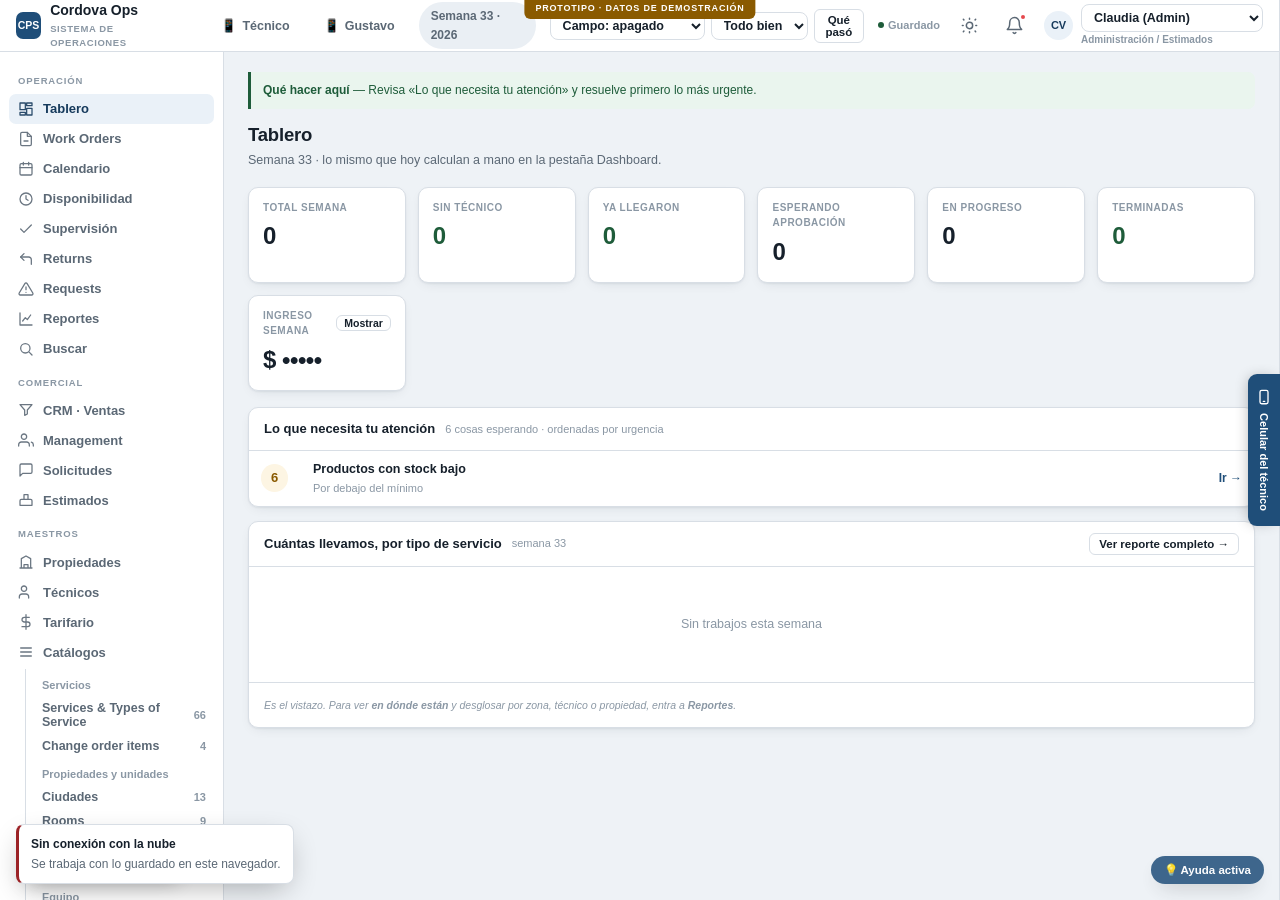
<file: index.html>
<!DOCTYPE html>
<html lang="es">
<head>
<meta charset="utf-8">
<meta name="viewport" content="width=device-width, initial-scale=1">
<title>Cordova Ops — Prototipo del sistema web</title>
<script>try{var t=localStorage.getItem("cps_tema");if(t==="light"||t==="dark")document.documentElement.dataset.theme=t;}catch(e){}</script>
<link rel="stylesheet" href="css/estilos.css">
<link rel="stylesheet" href="css/crm.css">
</head>
<body>
<div class="flag">Prototipo · datos de demostración</div>
<div class="app">
  <div class="top">
    <div class="brand"><div class="m">CPS</div><div>Cordova Ops<small>Sistema de operaciones</small></div></div>
    <div class="sp"></div>
    <button class="camp camp-cel" data-a="verTecnicoCel" title="Abrir el celular del técnico (desde cualquier pantalla)">📱 <span>Técnico</span></button>
    <button class="camp camp-cel" data-a="verGustavoCel" title="Abrir el celular de Gustavo (supervisor)">📱 <span>Gustavo</span></button>
    <div class="chip" id="wkChip"></div>
    <div class="campo-auto" id="campoAutoBox"></div>
    <span id="guardadoBadge" class="guardado-badge" title="Se guarda automáticamente en este navegador">Guardado</span>
    <button class="camp" data-a="temaToggle" id="temaBtn" title="Tema"></button>
    <button class="camp" data-a="campana" title="Avisos">
      <svg viewBox="0 0 24 24" fill="none" stroke="currentColor" stroke-width="1.9" stroke-linecap="round" stroke-linejoin="round"><path d="M18 8A6 6 0 1 0 6 8c0 7-3 9-3 9h18s-3-2-3-9M13.7 21a2 2 0 0 1-3.4 0"/></svg>
      <span class="pt" id="campBadge" style="display:none"></span></button>
    <div class="panel-avisos" id="panelAvisos"></div>
    <div style="display:flex;align-items:center;gap:8px">
      <div class="av" id="av"></div>
      <div><select class="usr" id="usel"></select><div class="rol" id="rtag"></div></div>
    </div>
  </div>
  <div class="body"><nav class="side" id="side"></nav><main class="main" id="main"></main></div>
</div>
<aside class="drw"><div class="drwi">
  <div class="drwh"><div class="av" style="background:var(--verde-cl);color:var(--verde)" id="favi">DR</div>
    <div style="min-width:0"><div class="t" id="fanm">Celular del técnico</div><div class="s" id="fasu">PWA en campo</div></div>
    <div class="celsel" id="celsel"></div>
    <button class="x" data-a="pcl">×</button></div>
  <div class="drws"><div class="fon"><div class="fsc">
    <div class="notch"></div>
    <div class="sb"><span id="fclk">9:41</span><span>▮▮▮ ▓</span></div>
    <div class="fb" id="fbody"></div><div class="fn" id="fnav"></div>
    <div id="fsheet"></div>
  </div></div></div>
  <div class="drwf">Lo que se toca aquí cambia la web al instante →</div>
</div></aside>
<button class="ptab" data-a="pop">
  <svg class="ic" viewBox="0 0 24 24" fill="none" stroke="currentColor" stroke-width="2" stroke-linecap="round"><rect x="6" y="2" width="12" height="20" rx="2.5"/><path d="M11 18.5h2"/></svg>
  <span class="vt">Celular del técnico</span></button>
<div class="toasts" id="toasts"></div><div id="mroot"></div><div id="coachBox"></div><div id="ayudaVBox"></div>

<script src="js/catalogos.js"></script>
<script src="js/datos.js"></script>
<script src="js/helpers.js"></script>
<script src="js/render-core.js"></script>
<script src="js/celular-tecnico.js"></script>
<script src="js/celular-supervisor.js"></script>
<script src="js/vistas/nucleo.js"></script>
<script src="js/vistas/wo.js"></script>
<script src="js/vistas/catalogos-crud.js"></script>
<script src="js/vistas/comercial.js"></script>
<script src="js/vistas/nomina-facturacion.js"></script>
<script src="js/vistas/finanzas.js"></script>
<script src="js/vistas/reportes.js"></script>
<script src="js/vistas/acciones-supervisor.js"></script>
<script src="js/vistas/crm.js"></script>
<script src="js/acciones/nucleo.js"></script>
<script src="js/acciones/wo.js"></script>
<script src="js/acciones/catalogos-crud.js"></script>
<script src="js/acciones/comercial.js"></script>
<script src="js/acciones/nomina-facturacion.js"></script>
<script src="js/acciones/finanzas.js"></script>
<script src="js/acciones/reportes.js"></script>
<script src="js/acciones/acciones-tecnico.js"></script>
<script src="js/acciones/acciones-supervisor.js"></script>
<script src="js/vigencia.js"></script>
<script src="js/campo-auto.js"></script>
<script src="js/nube.js"></script>
<script src="js/bootstrap.js"></script>
</body>
</html>
</file>
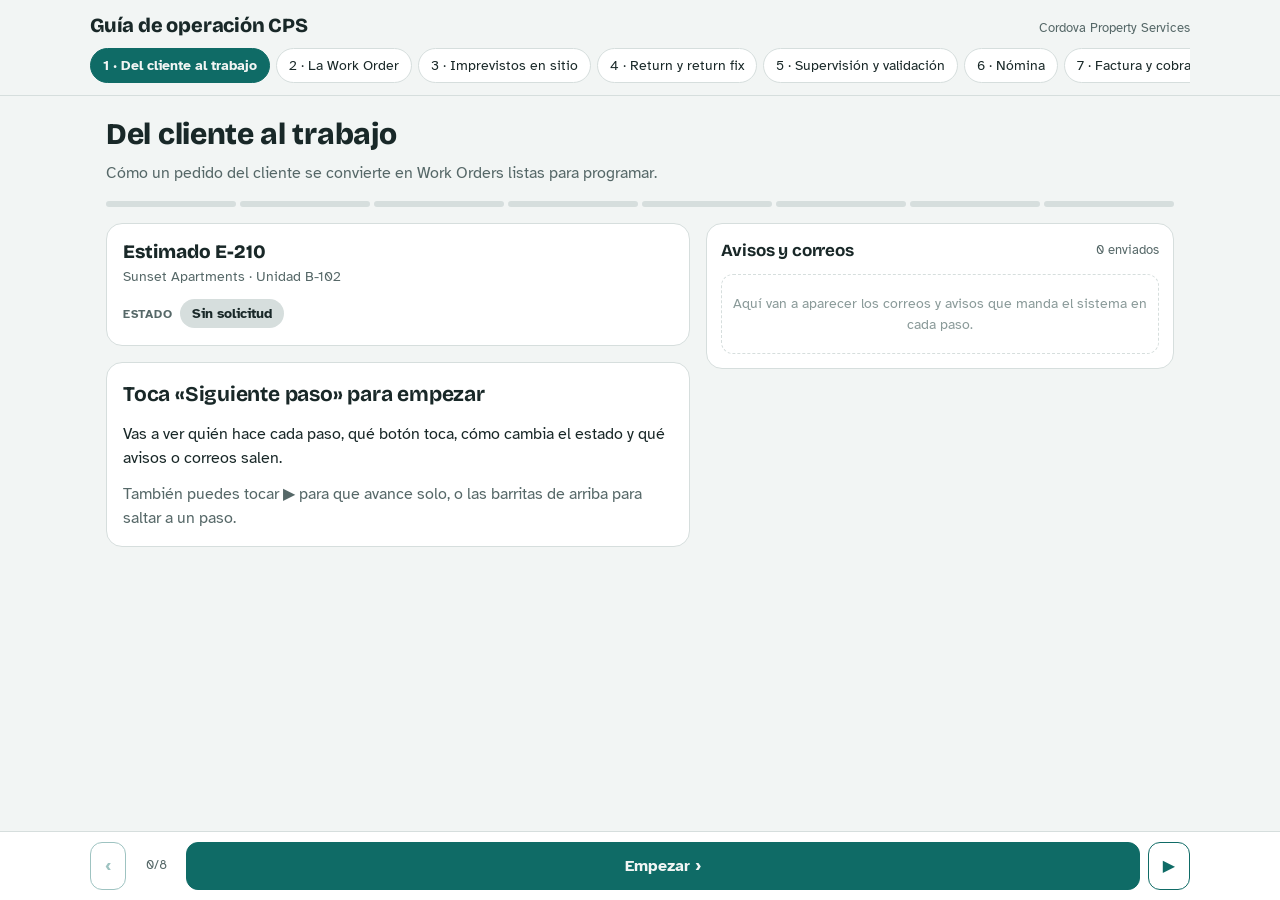
<file: guia.html>
<!doctype html>
<html lang="es">
<head>
<meta charset="utf-8">
<meta name="viewport" content="width=device-width,initial-scale=1,viewport-fit=cover">
<title>Guía de operación CPS</title>
<link rel="stylesheet" href="https://fonts.googleapis.com/css2?family=Bricolage+Grotesque:opsz,wght@12..96,600;12..96,800&family=Atkinson+Hyperlegible:wght@400;700&display=swap">
<style>
/* Layout: phone-first. A sticky header with the flow picker, then a "work order card" that animates between states,
   the step explanation, and a simulated inbox that fills as the flow advances. Two columns on desktop. */
:root{
  --bg:#f2f5f4; --card:#ffffff; --ink:#192828; --soft:#566868; --faint:#8a9a99; --line:#d6dedd;
  --accent:#0f6b66; --accent-cl:#dcefed;
  --red:#a8322d; --red-cl:#f8e3e1; --blue:#2a5a9e; --blue-cl:#e1ebf8; --green:#2e7a43; --green-cl:#e0f1e5;
  --amber:#8a5a00; --amber-cl:#f8ecd2; --violet:#5b3a8a; --violet-cl:#ece4f6;
  --f-disp:"Bricolage Grotesque","Segoe UI",system-ui,sans-serif;
  --f-body:"Atkinson Hyperlegible","Segoe UI",system-ui,sans-serif;
  color-scheme:light;
}
@media (prefers-color-scheme:dark){:root{
  --bg:#111919; --card:#1a2424; --ink:#e6eeec; --soft:#a1b2b0; --faint:#71817f; --line:#2e3c3c;
  --accent:#4fbcb3; --accent-cl:#173634;
  --red:#ef8a83; --red-cl:#3a1f1d; --blue:#8db4ef; --blue-cl:#1c2a40; --green:#7fd398; --green-cl:#18311f;
  --amber:#e5b65b; --amber-cl:#352a12; --violet:#c3a5ef; --violet-cl:#2b2240; color-scheme:dark}}
*{box-sizing:border-box}
html,body{margin:0}
body{background:var(--bg);color:var(--ink);font-family:var(--f-body);font-size:16px;line-height:1.5;-webkit-text-size-adjust:100%}
.pad{padding-left:max(16px,env(safe-area-inset-left));padding-right:max(16px,env(safe-area-inset-right))}
h1,h2,h3{font-family:var(--f-disp);margin:0;text-wrap:balance;letter-spacing:-.01em}
button{font:inherit;color:inherit}
button:focus-visible,select:focus-visible{outline:3px solid var(--accent);outline-offset:2px}

header.top{position:sticky;top:0;z-index:20;background:var(--bg);border-bottom:1px solid var(--line);padding-top:max(10px,env(safe-area-inset-top));padding-bottom:10px}
.top-in{max-width:1100px;margin:0 auto;display:flex;flex-direction:column;gap:8px}
.brand{display:flex;justify-content:space-between;align-items:baseline;gap:10px}
.brand h1{font-size:20px;font-weight:800}
.brand span{font-size:12.5px;color:var(--soft)}
.flows{display:flex;gap:6px;overflow-x:auto;scrollbar-width:none;padding-bottom:2px}
.flows::-webkit-scrollbar{display:none}
.flow{flex:0 0 auto;border:1.5px solid var(--line);background:var(--card);border-radius:99px;padding:6px 12px;font-size:14px;cursor:pointer;white-space:nowrap}
.flow[aria-pressed="true"]{background:var(--accent);border-color:var(--accent);color:var(--bg);font-weight:700}

main{max-width:1100px;margin:0 auto;padding-top:16px;padding-bottom:max(110px,calc(env(safe-area-inset-bottom) + 100px));display:flex;flex-direction:column;gap:16px}
.intro{display:flex;flex-direction:column;gap:4px}
.intro h2{font-size:clamp(22px,4.5vw,30px);font-weight:800}
.intro p{margin:0;color:var(--soft);max-width:65ch}
.grid{display:grid;grid-template-columns:minmax(0,1.25fr) minmax(0,1fr);gap:16px;align-items:start}

/* stepper */
.steps{display:flex;gap:4px}
.dot{flex:1;height:6px;border-radius:9px;background:var(--line);border:0;padding:0;cursor:pointer;transition:background .25s}
.dot.done{background:var(--accent)}
.dot.cur{background:var(--accent);box-shadow:0 0 0 2px var(--accent-cl)}

/* object card */
.obj{background:var(--card);border:1px solid var(--line);border-radius:16px;padding:14px 16px;display:flex;flex-direction:column;gap:10px}
.obj-h{display:flex;justify-content:space-between;align-items:center;gap:10px}
.obj-id{font-family:var(--f-disp);font-weight:800;font-size:19px}
.obj-sub{font-size:13.5px;color:var(--soft)}
.trans{display:flex;align-items:center;gap:8px;flex-wrap:wrap;min-height:34px}
.st{display:inline-flex;align-items:center;font-weight:700;font-size:14px;border-radius:99px;padding:4px 12px;white-space:nowrap}
.st.old{opacity:.55;text-decoration:line-through}
.arrow{color:var(--faint);font-weight:700}
.st.new{animation:pop .5s ease}
@keyframes pop{0%{transform:scale(.7);opacity:0}70%{transform:scale(1.08);opacity:1}100%{transform:scale(1)}}
.t-g{background:var(--line);color:var(--ink)} .t-a{background:var(--amber-cl);color:var(--amber)} .t-m{background:var(--violet-cl);color:var(--violet)}
.t-v{background:var(--green-cl);color:var(--green)} .t-r{background:var(--red-cl);color:var(--red)} .t-b{background:var(--blue-cl);color:var(--blue)} .t-w{background:var(--amber-cl);color:var(--amber)}
.marks{display:flex;gap:6px;flex-wrap:wrap}
.mark{font-size:12px;border:1px solid var(--line);border-radius:99px;padding:2px 9px;color:var(--soft)}
.mark.on{border-color:var(--green);color:var(--green);font-weight:700}

/* step card */
.step{background:var(--card);border:1px solid var(--line);border-radius:16px;padding:16px;display:flex;flex-direction:column;gap:12px}
.step-top{display:flex;align-items:center;gap:10px}
.av{width:40px;height:40px;border-radius:50%;display:grid;place-items:center;font-weight:800;font-size:14px;flex:0 0 auto;color:#fff}
.who b{display:block;font-size:15px}
.who span{font-size:12.5px;color:var(--soft)}
.step h3{font-size:21px;font-weight:700}
.step p{margin:0}
.btnsim{align-self:flex-start;border:0;border-radius:10px;padding:9px 14px;font-weight:700;background:var(--accent);color:var(--bg);cursor:pointer;box-shadow:0 2px 0 var(--accent-cl)}
.btnsim:active{transform:translateY(1px)}
.btnsim.pressed{animation:press .5s}
@keyframes press{50%{transform:scale(.94)}}
.why{background:var(--accent-cl);border-radius:12px;padding:10px 12px;font-size:14.5px}
.why b{display:block;font-size:12px;text-transform:uppercase;letter-spacing:.06em;color:var(--accent)}
.rule{background:var(--amber-cl);border-radius:12px;padding:10px 12px;font-size:14.5px}
.rule b{color:var(--amber)}

/* inbox */
.inbox{background:var(--card);border:1px solid var(--line);border-radius:16px;padding:14px;display:flex;flex-direction:column;gap:10px}
.inbox-h{display:flex;justify-content:space-between;align-items:center}
.inbox-h h3{font-size:17px}
.cnt{font-size:12.5px;color:var(--soft)}
.msgs{display:flex;flex-direction:column;gap:8px;max-height:420px;overflow-y:auto}
.msg{border:1px solid var(--line);border-radius:12px;padding:10px 12px;display:flex;flex-direction:column;gap:3px;font-size:14px}
.msg.fresh{animation:slide .45s ease;border-color:var(--accent)}
@keyframes slide{from{transform:translateY(-10px);opacity:0}to{transform:none;opacity:1}}
.msg-h{display:flex;justify-content:space-between;gap:8px;align-items:center}
.kind{font-size:11.5px;font-weight:700;text-transform:uppercase;letter-spacing:.06em;padding:1px 8px;border-radius:99px}
.k-mail{background:var(--blue-cl);color:var(--blue)} .k-noti{background:var(--violet-cl);color:var(--violet)} .k-alert{background:var(--red-cl);color:var(--red)}
.to{font-size:12.5px;color:var(--soft)}
.msg b.sub{font-size:14.5px}
.msg .body{color:var(--soft)}
.empty{color:var(--faint);font-size:14px;text-align:center;padding:18px 6px;border:1px dashed var(--line);border-radius:12px}

/* bottom bar */
.bar{position:fixed;left:0;right:0;bottom:0;z-index:20;background:var(--card);border-top:1px solid var(--line);padding-top:10px;padding-bottom:max(10px,env(safe-area-inset-bottom))}
.bar-in{max-width:1100px;margin:0 auto;display:flex;gap:8px;align-items:center}
.nb{border:1.5px solid var(--accent);background:var(--card);color:var(--accent);border-radius:12px;padding:11px 14px;font-weight:700;cursor:pointer}
.nb.p{background:var(--accent);color:var(--bg);flex:1}
.nb:disabled{opacity:.4;cursor:default}
.pos{font-size:13px;color:var(--soft);font-variant-numeric:tabular-nums;min-width:44px;text-align:center}

/* states map */
.map{background:var(--card);border:1px solid var(--line);border-radius:16px;padding:16px;display:flex;flex-direction:column;gap:12px}
.map h3{font-size:19px}
.lane{display:flex;flex-wrap:wrap;gap:6px;align-items:center}
.lane .arrow{font-size:14px}
.stb{cursor:pointer;border:2px solid transparent}
.stb[aria-pressed="true"]{border-color:currentColor}
.stinfo{border-left:3px solid var(--accent);padding:4px 0 4px 12px;font-size:15px;min-height:48px}
.lab{font-size:12px;text-transform:uppercase;letter-spacing:.06em;color:var(--soft);font-weight:700}
.people{display:grid;grid-template-columns:repeat(auto-fill,minmax(230px,1fr));gap:10px}
.person{background:var(--card);border:1px solid var(--line);border-radius:14px;padding:12px;display:flex;gap:10px}
.person b{display:block}
.person span{font-size:14px;color:var(--soft)}

@media (max-width:820px){ .grid{grid-template-columns:minmax(0,1fr)} .msgs{max-height:none} }
@media (prefers-reduced-motion:reduce){ *{animation:none!important;transition:none!important} }
</style>
</head>
<body>
<header class="top pad">
  <div class="top-in">
    <div class="brand"><h1>Guía de operación CPS</h1><!-- <a href="mapa.html" style="font-size:14px;font-weight:700;color:var(--accent);text-decoration:none">Ver el mapa completo ›</a> --><span>Cordova Property Services</span></div>
    <nav class="flows" id="flows" aria-label="Recorridos"></nav>
  </div>
</header>

<main class="pad" id="main"></main>

<div class="bar pad" id="bar">
  <div class="bar-in">
    <button class="nb" id="prev" aria-label="Paso anterior">‹</button>
    <span class="pos" id="pos"></span>
    <button class="nb p" id="next">Siguiente paso ›</button>
    <button class="nb" id="play" aria-label="Reproducir solo">▶</button>
  </div>
</div>

<script>
/* ═══ People ═══ */
const PEOPLE={
  Lydia:{c:"#7a4fb0",r:"Comercial",d:"Visita clientes, crea solicitudes y estimados."},
  Claudia:{c:"#b0563a",r:"Administración y estimados",d:"Arma los estimados, aprueba excepciones, arma la ruta de Gustavo y valida trabajos."},
  Thalia:{c:"#2a6fb0",r:"Programación",d:"Coordina fechas con el cliente, asigna técnicos, avisa al cliente cuando una unidad queda pendiente y programa la corrección de los returns."},
  Gustavo:{c:"#2e7a43",r:"Supervisor en campo",d:"Inspecciona para estimados, supervisa trabajos y abre returns desde su celular."},
  Erika:{c:"#0f6b66",r:"Administración",d:"Valida trabajos, paga nómina, factura y cobra."},
  Técnico:{c:"#8a5a00",r:"Celular del técnico",d:"Marca llegada, toma fotos, registra materiales y cierra el trabajo."},
  Cliente:{c:"#566868",r:"Propiedad o dueño",d:"Pide trabajos, aprueba estimados, confirma fechas y paga facturas."},
  Sistema:{c:"#3d4a4a",r:"Automático",d:"Calcula, alerta y manda avisos sin que nadie lo haga a mano."}
};
const ini=n=>n==="Técnico"?"TC":n==="Sistema"?"⚙":n.slice(0,2).toUpperCase();

/* ═══ Flows ═══
   Each step: who, btn (the button they press), title, txt, why, rule (optional),
   to: new state of the object, tone, marks: {key:true}, msgs: [{k:mail|noti|alert, to, sub, body}] */
const FLOWS=[
{id:"comercial",n:"1 · Del cliente al trabajo",obj:"Estimado E-210",sub:"Sunset Apartments · Unidad B-102",start:["Sin solicitud","g"],
 intro:"Cómo un pedido del cliente se convierte en Work Orders listas para programar.",
 steps:[
  {who:"Lydia",btn:"Registrar visita",t:"Visita comercial",to:["Requiere estimado","a"],
   txt:"Lydia visita la propiedad o habla con el cliente. Si hay que cotizar, marca «Requiere estimado» y nace una Solicitud Comercial.",
   why:"Si es un servicio con precio fijo, puede ir directo a programación sin estimado.",
   msgs:[{k:"noti",to:"Claudia",sub:"Nueva solicitud comercial",body:"Sunset Apartments pide pintura completa en B-102. Tienes 24 horas para contestar."}]},
  {who:"Claudia",btn:"Pedir inspección",t:"Se pide inspección en sitio",to:["Esperando inspección","w"],
   txt:"Para cotizar bien hay que medir. Claudia le asigna la inspección a Gustavo y le entra en su ruta.",
   rule:"<b>Plazo:</b> la solicitud tiene 24 horas. Si se pasa, salta alerta.",
   msgs:[{k:"noti",to:"Gustavo",sub:"Inspección en tu ruta",body:"Sunset Apartments B-102: medir ambientes y fotografiar estado actual."}]},
  {who:"Gustavo",btn:"Enviar inspección",t:"Gustavo inspecciona",to:["Lista para estimado","v"],
   txt:"Desde su celular toma fotos, medidas y notas de lo que hay que hacer. Al enviarlo, la solicitud queda lista para cotizar.",
   why:"Si ve otro trabajo que conviene hacer, lo anota y el sistema crea otra solicitud sola.",
   msgs:[{k:"noti",to:"Claudia",sub:"Inspección lista",body:"Gustavo envió 14 fotos y medidas de B-102. Ya puedes armar el estimado."}]},
  {who:"Claudia",btn:"Crear estimado",t:"Se arma el estimado",to:["Borrador","g"],
   txt:"Claudia arma las líneas del estimado con los precios del tarifario de esa propiedad.",
   msgs:[]},
  {who:"Claudia",btn:"Enviar al cliente",t:"Se envía al cliente",to:["Enviado","a"],
   txt:"Sale por correo con el Invoice del estimado adjunto.",
   msgs:[{k:"mail",to:"Cliente · manager@sunset.com",sub:"Estimate E-210 — Sunset Apartments B-102",body:"Adjuntamos el estimado por Full paint 2 bedroom. Quedamos atentos a su aprobación."}]},
  {who:"Claudia",btn:"Registrar aprobación",t:"El cliente aprueba",to:["Aprobado","v"],
   txt:"El cliente responde por correo, mensaje o llamada. Cordova registra la aprobación y por qué medio llegó.",
   why:"Queda constancia de quién aprobó y cuándo. Si el cliente rechaza, se modifica la propuesta y se reenvía.",
   rule:"Si la propiedad era Prospect, pasa a <b>Active</b>. Si no tiene el COI vigente, el sistema lo pide.",
   msgs:[{k:"noti",to:"Claudia",sub:"Falta el COI",body:"Sunset Apartments no tiene seguro vigente registrado. Pídelo antes de transferir."}]},
  {who:"Claudia",btn:"Transferir a programación",t:"Pasa a programación",to:["Transferido","m"],
   txt:"Solo se puede transferir con el expediente completo, COI incluido. Le llega a Thalia para agendar.",
   msgs:[{k:"noti",to:"Thalia",sub:"Estimado aprobado para programar",body:"E-210 · Sunset Apartments B-102 · 1 línea de trabajo."}]},
  {who:"Thalia",btn:"Programar",t:"Nacen las Work Orders",to:["WO-1050 creada","v"],
   txt:"Se crea una Work Order por cada línea del estimado, con el precio ya fijado. Desde aquí sigue el recorrido 2.",
   why:"El precio viene del estimado aprobado: nadie lo vuelve a escribir a mano.",
   msgs:[]}
 ]},

{id:"wo",n:"2 · La Work Order",obj:"WO-1050",sub:"Sunset Apartments B-102 · Full paint",start:["Scheduled","g"],
 intro:"Desde que se agenda hasta que el técnico termina con fotos.",
 steps:[
  {who:"Thalia",btn:"Coordinar fecha",t:"Se acuerda la fecha con el cliente",to:["Confirmed","a"],
   txt:"Thalia acuerda la fecha y registra por qué medio y con quién. Confirmed significa que el cliente confirmó la fecha.",
   why:"Si después la fecha cambia, el sistema pide «¿qué pasó?» y hay que volver a confirmar.",
   msgs:[]},
  {who:"Thalia",btn:"Asignar técnico",t:"Se asigna técnico",to:["Confirmed","a"],marks:{tec:true},
   txt:"Thalia elige técnico. El sistema muestra quién está libre y cerca.",
   rule:"<b>Tope:</b> 2 WO por técnico por día. Si el técnico tiene permiso ese día, no se puede asignar.",
   msgs:[{k:"noti",to:"Técnico · Marcos Ayala",sub:"Nuevo trabajo asignado",body:"Martes 9:00 · Sunset Apartments B-102 · Full paint."}]},
  {who:"Sistema",btn:"Cierre 4:00 p. m.",t:"Se cierra el agendamiento del día siguiente",to:["Confirmed","a"],
   txt:"A las 4:00 p. m. del día anterior el sistema manda un correo por propiedad con todo lo que se hará mañana.",
   msgs:[{k:"mail",to:"Cliente · manager@sunset.com",sub:"Schedule for tomorrow — Sunset Apartments",body:"B-102 · Full paint · 9:00 a. m. · Marcos Ayala."},
         {k:"noti",to:"Técnico · Marcos Ayala",sub:"Recordatorio",body:"Mañana 9:00 en Sunset Apartments B-102."}]},
  {who:"Técnico",btn:"Ya llegué",t:"El técnico llega",to:["In progress","m"],marks:{lleg:true},
   txt:"Marca llegada desde su celular. Hasta que no marca, no puede tomar fotos ni cerrar.",
   rule:"Hay 10 minutos de tolerancia. Después queda como llegada tarde. Si a la hora no marcó, salta alerta a Thalia.",
   msgs:[]},
  {who:"Técnico",btn:"Corroborar unidad",t:"Revisa que la unidad coincida",to:["In progress","m"],
   txt:"Confirma recámaras, baños, pisos y ocupación. Si algo no coincide, avisa y puede seguir trabajando.",
   why:"El precio depende del tipo de unidad. Si está mal cargada, se cobraría mal.",
   msgs:[{k:"alert",to:"Thalia",sub:"La unidad no coincide",body:"B-102 figura como 2 bedroom; el técnico reporta 3 bedroom."}]},
  {who:"Técnico",btn:"Foto de cómo quedó",t:"Trabaja y documenta",to:["In progress","m"],marks:{fotos:true},
   txt:"Toma fotos del antes y del después, registra los materiales que usó y, si compró algo, sube el ticket.",
   msgs:[]},
  {who:"Técnico",btn:"Terminé",t:"Termina el trabajo",to:["Completed","v"],
   txt:"Cierra la WO. Sin fotos del después no lo deja cerrar.",
   why:"Sin evidencia no se puede probar el trabajo ante el cliente.",
   msgs:[]},
  {who:"Sistema",btn:"Auto-validación",t:"Se valida sola si está completa",to:["Completed","v"],marks:{val:true},
   txt:"Si tiene fotos, tarifa y nada pendiente, la WO se valida sola. A Erika solo le llega lo que falla.",
   msgs:[{k:"noti",to:"Erika",sub:"WO-1050 validada automáticamente",body:"Tiene evidencia, tarifa y ningún pendiente. Lista para pago y factura."}]}
 ]},

{id:"imprevistos",n:"3 · Imprevistos en sitio",obj:"WO-1050",sub:"Sunset Apartments B-102 · Full paint",start:["In progress","m"],
 intro:"Lo que pasa cuando el técnico encuentra algo distinto, necesita ayuda o el trabajo se frena.",
 steps:[
  {who:"Técnico",btn:"Necesito aprobación",t:"Encuentra trabajo extra",to:["Esperando aprobación","w"],
   txt:"Hay sheetrock dañado que no estaba en el estimado. Lo reporta con foto y precio del catálogo.",
   msgs:[{k:"noti",to:"Thalia",sub:"Adicional por aprobar",body:"WO-1050: reparar sheetrock en cocina · con foto."}]},
  {who:"Thalia",btn:"Pedir aprobación",t:"Se pide aprobación al cliente",to:["Esperando aprobación","w"],
   txt:"Thalia, o quien ella asigne, consulta al cliente y registra por qué medio aprobó.",
   msgs:[{k:"mail",to:"Cliente · manager@sunset.com",sub:"Additional work — B-102",body:"Encontramos sheetrock dañado en la cocina. Precio: $120. ¿Aprueban?"}]},
  {who:"Thalia",btn:"Aprobar línea",t:"El cliente aprueba",to:["In progress","m"],
   txt:"Se aprueba por línea. El técnico ve que ya puede hacerlo. Si se rechaza, le llega que no lo haga.",
   rule:"Si se aprueba sin precio, le llega a Erika un Request «Definir precio» antes de facturar.",
   msgs:[{k:"noti",to:"Técnico · Marcos Ayala",sub:"Adicional aprobado",body:"Ya puedes reparar el sheetrock de la cocina."}]},
  {who:"Técnico",btn:"Necesito ayuda",t:"Pide ayuda en sitio",to:["In progress","m"],
   txt:"Si necesita una mano, avisa desde el celular. No frena el pago ni la factura.",
   msgs:[{k:"alert",to:"Thalia y Gustavo",sub:"Ayuda en sitio",body:"Marcos pide apoyo en Sunset Apartments B-102."}]},
  {who:"Thalia",btn:"Detener trabajo",t:"El trabajo se frena",to:["Detenido","w"],
   txt:"Algo externo impide seguir: falta acceso, hay inquilino o falta un material del cliente.",
   msgs:[]},
  {who:"Thalia",btn:"Avisar al cliente",t:"Se avisa al cliente con fecha límite",to:["Pending","g"],
   txt:"Se manda el aviso con lo que se necesita y una fecha de «Responder antes del».",
   msgs:[{k:"mail",to:"Cliente · manager@sunset.com",sub:"Action needed — B-102",body:"Necesitamos acceso a la unidad. Por favor respondan antes del viernes."}]},
  {who:"Sistema",btn:"Llegó la fecha",t:"Recordatorio si no responden",to:["Pending","g"],
   txt:"El día de la fecha límite sale una alerta ámbar. Si ya pasó, sale roja. También aparece en el Tablero.",
   msgs:[{k:"alert",to:"Thalia · Claudia · Erika",sub:"Respuesta del cliente vencida",body:"WO-1050 · Sunset Apartments B-102 · responder antes del viernes."}]},
  {who:"Thalia",btn:"Ya se puede trabajar",t:"Se reanuda",to:["In progress","m"],
   txt:"Cuando el cliente responde, se cierra el aviso y el trabajo sigue.",
   msgs:[{k:"noti",to:"Técnico · Marcos Ayala",sub:"Puedes continuar",body:"WO-1050 ya tiene acceso. Retoma el trabajo."}]}
 ]},

{id:"devolucion",n:"4 · Return y return fix",obj:"WO-1041",sub:"Sunset Apartments U2 · Full paint · Marcos Ayala",start:["Completed","v"],
 intro:"Un return es un trabajo que quedó mal. El return fix es el arreglo.",
 steps:[
  {who:"Gustavo",btn:"Crear return",t:"Se detecta el problema",to:["Returned","r"],marks:{dev:true},
   txt:"Gustavo supervisa y ve pintura en el marco de la puerta. Crea el return con fotos del antes, causa, responsable y fecha límite.",
   why:"También se puede abrir desde la oficina con «Registrar return», desde supervisión con «Hacer return», o desde el aviso de WO duplicada. Siempre es el mismo registro.",
   rule:"<b>La causa decide la plata.</b> Trabajo mal hecho: no se paga ni se cobra. Cambio del cliente: se paga y se cobra. Daño de un tercero: se paga y se cobra a quien corresponda. Material defectuoso: se paga y no se cobra.",
   msgs:[{k:"noti",to:"Claudia",sub:"Gustavo abrió un return",body:"Sunset U2 · marco de puerta · Alta · Marcos Ayala."},
         {k:"noti",to:"Thalia",sub:"Return por reagendar",body:"Marcos debe corregir antes del jueves."}]},
  {who:"Thalia",btn:"Crear return fix",t:"Se crea el return fix",to:["Returned","r"],marks:{tu:true},
   txt:"Desde el módulo Returns se crea una WO nueva solo para corregir. Se elige quién va y cuándo; si es urgente, hoy mismo.",
   rule:"<b>Si va el mismo técnico:</b> no se le paga, rehace su trabajo. <b>Si va otro:</b> a ese se le paga y al primero se le descuenta, nunca más de lo que ganó. <b>Al cliente</b> el return fix nunca se le factura.",
   msgs:[{k:"noti",to:"Técnico · Marcos Ayala",sub:"Tienes un return fix asignado",body:"Sunset U2 — marco de puerta: quedó pintura y el zócalo sin retocar."}]},
  {who:"Técnico",btn:"Terminé",t:"El técnico corrige",to:["Returned","r"],marks:{corr:true},
   txt:"Hace el return fix y lo cierra con fotos del después. El return pasa a «Corregida».",
   msgs:[{k:"noti",to:"Thalia",sub:"Return fix listo para cerrar",body:"Sunset U2 · return fix terminado por Marcos con 3 fotos."}]},
  {who:"Gustavo",btn:"Cerrar return",t:"Se cierra",to:["Corrected","a"],marks:{cerr:true},
   txt:"La cierra Gustavo desde su celular o la oficina desde Returns. Queda el historial con fotos de antes y después.",
   why:"Mientras está abierta, la WO no se factura. Al cerrarla se libera.",
   msgs:[{k:"noti",to:"Erika",sub:"Return cerrado — ya se puede facturar",body:"Sunset U2. Return fix no pagado al técnico."}]}
 ]},

{id:"validar",n:"5 · Supervisión y validación",obj:"WO-1050",sub:"Sunset Apartments B-102 · Full paint",start:["Completed","v"],
 intro:"Quién revisa el trabajo terminado antes de pagar y facturar.",
 steps:[
  {who:"Gustavo",btn:"Aprobar supervisión",t:"Gustavo supervisa",to:["Completed","v"],marks:{sup:true},
   txt:"Revisa la unidad y las fotos. Si no pudo ir, registra «No se pudo supervisar» y el motivo.",
   why:"La supervisión no frena el pago: es control de calidad. Si algo está mal, abre un return (recorrido 4).",
   msgs:[]},
  {who:"Erika",btn:"Revisar",t:"Erika revisa lo que no se validó solo",to:["Completed","v"],
   txt:"Solo le llegan las WO con algo raro: sin fotos, sin tarifa o con un pendiente. Aprueba el pago y la factura por separado.",
   rule:"Solo Erika y Claudia pueden validar.",
   msgs:[]},
  {who:"Erika",btn:"Aprobar pago",t:"Pago aprobado",to:["Completed","v"],marks:{pago:true},
   txt:"El trabajo entra a la nómina de esa semana.",msgs:[]},
  {who:"Erika",btn:"Aprobar factura",t:"Factura aprobada",to:["Completed","v"],marks:{fac:true},
   txt:"El trabajo queda disponible para facturar al cliente.",
   msgs:[{k:"mail",to:"Cliente · manager@sunset.com",sub:"Work completed — B-102",body:"El trabajo terminó. Si algo no está bien, avísenos y lo corregimos."}]}
 ]},

{id:"nomina",n:"6 · Nómina",obj:"Nómina semana 33",sub:"Marcos Ayala",start:["Abierta","g"],
 intro:"Cómo se calcula y paga a los técnicos cada semana.",
 steps:[
  {who:"Sistema",btn:"Calcular",t:"Se juntan los trabajos pagables",to:["Por pagar","a"],
   txt:"Entra cada WO con pago aprobado y sin pendientes. Lo que quedó sin pagar de semanas anteriores se arrastra.",
   rule:"<b>Una WO no se paga si:</b> tiene un Request pendiente, una Sub-WO sin terminar o el cliente pidió revisión. La ayuda en sitio y los returns no frenan el pago.",
   msgs:[]},
  {who:"Sistema",btn:"Sumar y restar",t:"Se aplican adicionales y descuentos",to:["Por pagar","a"],
   txt:"Se suman los adicionales aprobados. Los descuentos por return aparecen como «Por decidir».",
   msgs:[{k:"alert",to:"Erika",sub:"Descuento por decidir",body:"Return Sunset U2: descontar $90 a Marcos Ayala."}]},
  {who:"Erika",btn:"Aplicar descuento",t:"Erika decide el descuento",to:["Por pagar","a"],
   txt:"Lo marca «Aplicado» o «No aplicado», con motivo.",
   why:"El descuento nunca se aplica solo: siempre lo decide una persona.",
   msgs:[]},
  {who:"Erika",btn:"Registrar pago",t:"Se paga al técnico",to:["Pagada","v"],
   txt:"Se registra el pago con cheque o comprobante. También se puede pagar una parte.",
   msgs:[{k:"noti",to:"Técnico · Marcos Ayala",sub:"Pago registrado",body:"Semana 33: $1,240. Ve el detalle en «Mi pago»."}]}
 ]},

{id:"cobro",n:"7 · Factura y cobranza",obj:"Factura F-088",sub:"Sunset Apartments · 30 días de crédito",start:["Sin factura","g"],
 intro:"De la WO validada al dinero en la cuenta.",
 steps:[
  {who:"Erika",btn:"Armar factura",t:"Se arma la factura",to:["Borrador","g"],
   txt:"Juntas las WO validadas y sin facturar de la propiedad. Se pueden agregar créditos o ajustes.",
   rule:"El monto de una factura ya enviada solo lo cambia Claudia. Los demás se lo piden como Request.",
   msgs:[]},
  {who:"Erika",btn:"Enviar",t:"Se envía al cliente",to:["Enviada","b"],
   txt:"Desde el envío corren los días de crédito de la propiedad para calcular el vencimiento.",
   msgs:[{k:"mail",to:"Cliente · ap@sunset.com",sub:"Invoice F-088 — Sunset Apartments",body:"Adjuntamos la factura por $1,580. Vence en 30 días."}]},
  {who:"Sistema",btn:"Pasó la fecha",t:"Se vence",to:["Vencida","r"],
   txt:"Si llega la fecha sin pago, la factura pasa sola a Vencida y aparece en Cobranza.",
   msgs:[{k:"alert",to:"Erika",sub:"Factura vencida",body:"F-088 · Sunset Apartments · $1,580."}]},
  {who:"Erika",btn:"Enviar recordatorio",t:"Primer recordatorio",to:["Vencida","r"],
   txt:"La escalera de cobranza es esta: recordatorio, correo de vencida y llamada.",
   msgs:[{k:"mail",to:"Cliente · ap@sunset.com",sub:"Payment reminder — F-088",body:"Le recordamos que la factura F-088 está pendiente de pago."}]},
  {who:"Erika",btn:"Registrar llamada",t:"Llamada de cobranza",to:["Vencida","r"],
   txt:"Registra el resultado (pago en proceso, promesa de pago, sin respuesta…) y la fecha del próximo seguimiento.",
   why:"Esa fecha es un recordatorio para volver a llamar. No cambia el vencimiento de la factura.",
   msgs:[]},
  {who:"Erika",btn:"Registrar pago",t:"El cliente paga",to:["Pagada","v"],
   txt:"Se registra el pago, que puede ser parcial. Cuando se completa, las WO quedan marcadas como cobradas.",
   msgs:[{k:"noti",to:"Claudia",sub:"Factura cobrada",body:"F-088 · Sunset Apartments · $1,580."}]}
 ]}
];

/* WO lifecycle for the map (operación correcta) */
const ESTADOS=[
  ["Scheduled","g","Agendada. Todavía falta confirmar la fecha con el cliente.","Nace así al crear la WO."],
  ["Confirmed","a","El cliente confirmó la fecha.","Thalia, al registrar la fecha acordada."],
  ["Rescheduled","w","Se movió la fecha.","Thalia, al cambiar una fecha ya confirmada."],
  ["In progress","m","El técnico está trabajando.","El técnico, con «Ya llegué»."],
  ["Esperando aprobación","w","Hay un adicional esperando al cliente.","El técnico, con «Necesito aprobación»."],
  ["Detenido","w","Empezó pero algo externo lo frena.","Thalia, con «Detener trabajo»."],
  ["Pending","g","Esperando respuesta del cliente, con fecha límite.","Thalia, al avisar al cliente."],
  ["Completed","v","Terminada con fotos.","El técnico, con «Terminé»."],
  ["Returned","r","Con return: hay que corregir.","Gustavo o la oficina, al abrir un return."],
  ["Corrected","a","El return se corrigió y cerró.","Gustavo o la oficina, al cerrar el return."],
  ["Canceled","r","Cancelada antes de empezar.","La oficina. Solo se puede si está Scheduled o Confirmed."]
];

const MARKS={wo:[["tec","Técnico asignado"],["lleg","Llegada marcada"],["fotos","Fotos"],["val","Validada"],["sup","Supervisada"],["pago","Pago aprobado"],["fac","Factura aprobada"]],
             devolucion:[["dev","Return abierto"],["tu","Return fix creado"],["corr","Corregida"],["cerr","Cerrada"]]};
MARKS.validar=MARKS.wo; MARKS.imprevistos=[];

let fi=0, si=-1, timer=null;
const $=id=>document.getElementById(id);
const esc=s=>String(s).replace(/[&<>"]/g,c=>({"&":"&amp;","<":"&lt;",">":"&gt;",'"':"&quot;"}[c]));

function drawFlows(){
  $("flows").innerHTML=FLOWS.map((f,i)=>`<button class="flow" aria-pressed="${i===fi}" data-i="${i}">${f.n}</button>`).join("")
    +`<button class="flow" aria-pressed="${fi===-1}" data-i="-1">Estados y personas</button>`;
}
$("flows").addEventListener("click",e=>{const b=e.target.closest(".flow"); if(!b) return; stop(); fi=+b.dataset.i; si=-1; drawFlows(); render(true);
  b.scrollIntoView({inline:"center",block:"nearest",behavior:"smooth"}); window.scrollTo({top:0});});

function stateAt(f,i){ let s=f.start; for(let k=0;k<=i;k++) if(f.steps[k].to) s=f.steps[k].to; return s; }
function marksAt(f,i){ const m={}; for(let k=0;k<=i;k++) Object.assign(m,f.steps[k].marks||{}); return m; }
function msgsAt(f,i){ const out=[]; for(let k=0;k<=i;k++) (f.steps[k].msgs||[]).forEach(m=>out.push({...m,step:k})); return out.reverse(); }

function render(fresh){
  if(fi===-1){ renderMap(); $("bar").hidden=true; return; }
  $("bar").hidden=false;
  const f=FLOWS[fi], s=si>=0?f.steps[si]:null;
  const cur=stateAt(f,si), prev=si>0?stateAt(f,si-1):f.start, changed=si>=0&&cur[0]!==prev[0];
  const mk=marksAt(f,si), ml=MARKS[f.id]||[];
  const msgs=msgsAt(f,si);
  const p=s?PEOPLE[s.who]:null;
  $("main").innerHTML=`
    <div class="intro"><h2>${esc(f.n.replace(/^\d+ · /,""))}</h2><p>${esc(f.intro)}</p></div>
    <div class="steps" aria-label="Pasos">${f.steps.map((x,i)=>`<button class="dot ${i<si?"done":""} ${i===si?"cur":""}" data-i="${i}" aria-label="Paso ${i+1}: ${esc(x.t)}"></button>`).join("")}</div>
    <div class="grid">
      <div style="display:flex;flex-direction:column;gap:16px;min-width:0">
        <div class="obj" aria-live="polite">
          <div class="obj-h"><div><div class="obj-id">${esc(f.obj)}</div><div class="obj-sub">${esc(f.sub)}</div></div></div>
          <div class="trans">${changed?`<span class="st t-${prev[1]} old">${esc(prev[0])}</span><span class="arrow">→</span><span class="st t-${cur[1]} new">${esc(cur[0])}</span>`
                                     :`<span class="lab">Estado</span><span class="st t-${cur[1]}">${esc(cur[0])}</span>`}</div>
          ${ml.length?`<div class="marks">${ml.map(([k,n])=>`<span class="mark ${mk[k]?"on":""}">${mk[k]?"✓ ":""}${n}</span>`).join("")}</div>`:""}
        </div>
        ${s?`<div class="step">
          <div class="step-top"><div class="av" style="background:${p.c}">${ini(s.who)}</div>
            <div class="who"><b>${esc(s.who)}</b><span>${esc(p.r)}</span></div></div>
          <div class="lab">Paso ${si+1} de ${f.steps.length}</div>
          <h3>${esc(s.t)}</h3>
          <button class="btnsim ${fresh?"pressed":""}" tabindex="-1" aria-hidden="true">${esc(s.btn)}</button>
          <p>${esc(s.txt)}</p>
          ${s.why?`<div class="why"><b>Para qué sirve</b>${esc(s.why)}</div>`:""}
          ${s.rule?`<div class="rule">${s.rule}</div>`:""}
        </div>`:`<div class="step"><h3>Toca «Siguiente paso» para empezar</h3>
          <p>Vas a ver quién hace cada paso, qué botón toca, cómo cambia el estado y qué avisos o correos salen.</p>
          <p style="color:var(--soft)">También puedes tocar ▶ para que avance solo, o las barritas de arriba para saltar a un paso.</p></div>`}
      </div>
      <div class="inbox">
        <div class="inbox-h"><h3>Avisos y correos</h3><span class="cnt">${msgs.length} enviados</span></div>
        <div class="msgs">${msgs.length?msgs.map(m=>`<div class="msg ${m.step===si&&fresh?"fresh":""}">
            <div class="msg-h"><span class="kind k-${m.k}">${m.k==="mail"?"Correo":m.k==="alert"?"Alerta":"Aviso en la app"}</span><span class="to">Para: ${esc(m.to)}</span></div>
            <b class="sub">${esc(m.sub)}</b><span class="body">${esc(m.body)}</span></div>`).join("")
          :`<div class="empty">Aquí van a aparecer los correos y avisos que manda el sistema en cada paso.</div>`}</div>
      </div>
    </div>`;
  $("prev").disabled=si<0; $("next").disabled=si>=f.steps.length-1;
  $("next").textContent=si<0?"Empezar ›":si>=f.steps.length-1?"Fin del recorrido":"Siguiente paso ›";
  $("pos").textContent=si<0?`0/${f.steps.length}`:`${si+1}/${f.steps.length}`;
  $("play").textContent=timer?"❚❚":"▶";
}
$("main").addEventListener("click",e=>{
  const d=e.target.closest(".dot"); if(d){ stop(); si=+d.dataset.i; render(true); return; }
  const b=e.target.closest(".stb"); if(b){ selEstado=+b.dataset.i; renderMap(); }
});
$("next").onclick=()=>{ const f=FLOWS[fi]; if(si<f.steps.length-1){ si++; render(true); } };
$("prev").onclick=()=>{ stop(); if(si>=0){ si--; render(false); } };
$("play").onclick=()=>{ if(timer){ stop(); render(false); return; }
  const f=FLOWS[fi]; if(si>=f.steps.length-1) si=-1;
  timer=setInterval(()=>{ if(si<FLOWS[fi].steps.length-1){ si++; render(true); } else { stop(); render(false); } },3200);
  si++; render(true); };
function stop(){ if(timer){ clearInterval(timer); timer=null; } }

let selEstado=0;
function renderMap(){
  const e=ESTADOS[selEstado];
  const lane=ids=>ids.map((i,k)=>`${k?'<span class="arrow">→</span>':""}<button class="st t-${ESTADOS[i][1]} stb" data-i="${i}" aria-pressed="${i===selEstado}">${ESTADOS[i][0]}</button>`).join("");
  $("main").innerHTML=`
    <div class="intro"><h2>Estados de una Work Order</h2><p>Toca un estado para ver qué significa y quién lo cambia.</p></div>
    <div class="map">
      <div class="lab">Camino normal</div><div class="lane">${lane([0,1,3,7])}</div>
      <div class="lab">Si cambia la fecha</div><div class="lane">${lane([1,2,1])}</div>
      <div class="lab">Si algo frena el trabajo</div><div class="lane">${lane([3,4,3])} &nbsp; ${lane([3,5,6,3])}</div>
      <div class="lab">Si hay que corregir</div><div class="lane">${lane([7,8,9])}</div>
      <div class="lab">Si se cancela</div><div class="lane">${lane([0,10])}</div>
      <div class="stinfo" aria-live="polite"><b>${e[0]}</b> — ${e[2]}<br><span style="color:var(--soft)">Quién lo cambia: ${e[3]}</span></div>
      <p style="margin:0;color:var(--soft);font-size:14px">Facturada, pagada al técnico y cobrada no son estados: son marcas que se agregan a la WO cuando pasa cada cosa.</p>
    </div>
    <div class="intro"><h2>Quién hace qué</h2></div>
    <div class="people">${Object.entries(PEOPLE).map(([n,p])=>`<div class="person"><div class="av" style="background:${p.c}">${ini(n)}</div><div><b>${n}</b><span>${p.d}</span></div></div>`).join("")}</div>`;
}

document.addEventListener("keydown",e=>{ if(fi===-1) return; if(e.key==="ArrowRight") $("next").click(); if(e.key==="ArrowLeft") $("prev").click(); });
drawFlows(); render(false);
</script>
</body>
</html>
</file>
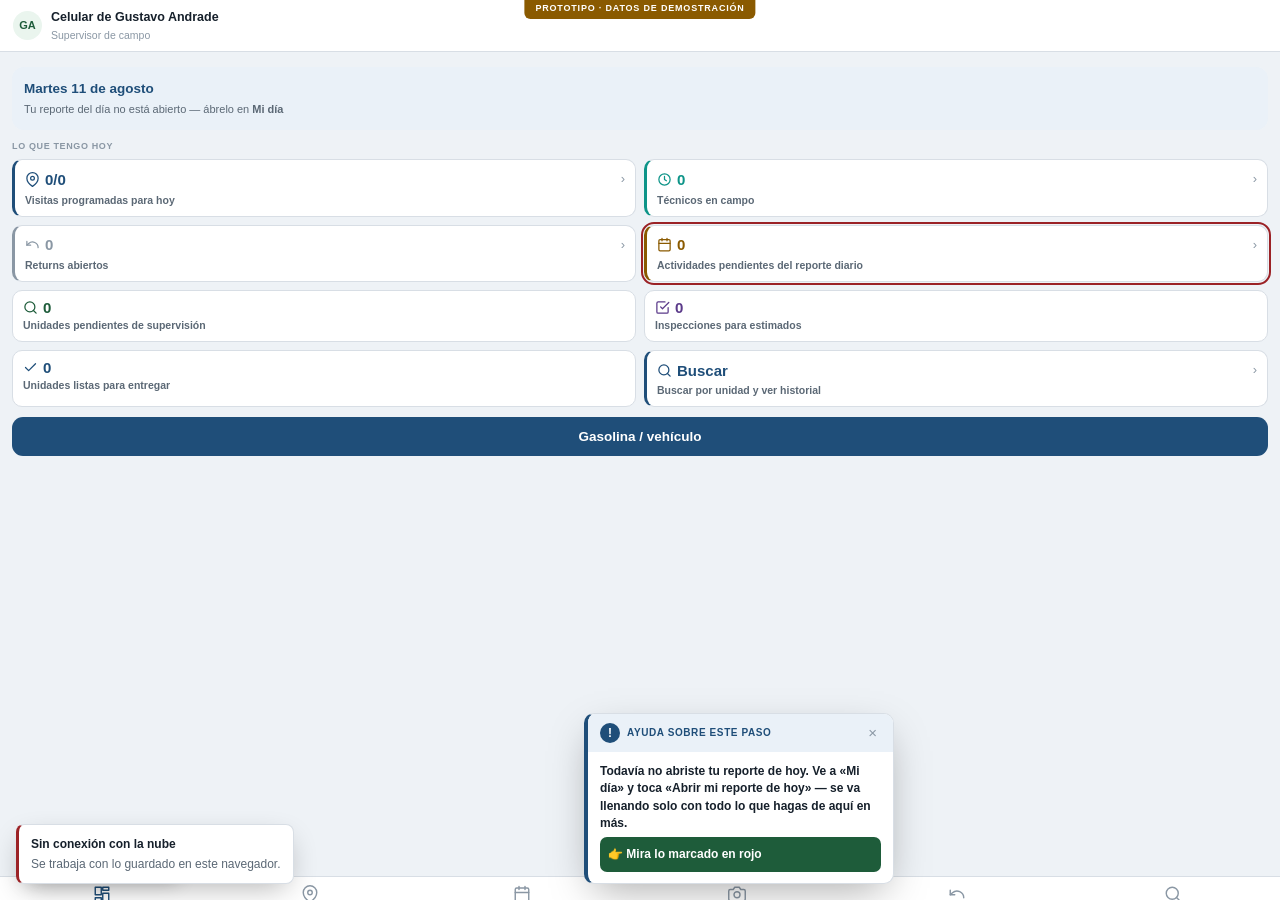
<file: gustavo.html>
<!DOCTYPE html>
<html lang="es">
<head>
<meta charset="utf-8">
<meta name="viewport" content="width=device-width, initial-scale=1">
<title>Cordova Ops — Gustavo</title>
<link rel="manifest" href="manifest.json">
<meta name="theme-color" content="#1f4e79">
<style>
  html,body{height:100%;margin:0;background:#0c0f13;display:flex;align-items:center;justify-content:center;
    font-family:-apple-system,BlinkMacSystemFont,"Segoe UI",Roboto,Arial,sans-serif;color:#8a97a4}
</style>
</head>
<body>
  <div>Abriendo…</div>
  <script>
    /* Punto de entrada solo para tener una URL/ícono propios que instalar —
       la app de verdad sigue siendo el mismo prototipo, en modo Gustavo. */
    location.replace("index.html?gustavo=1");
  </script>
</body>
</html>
</file>
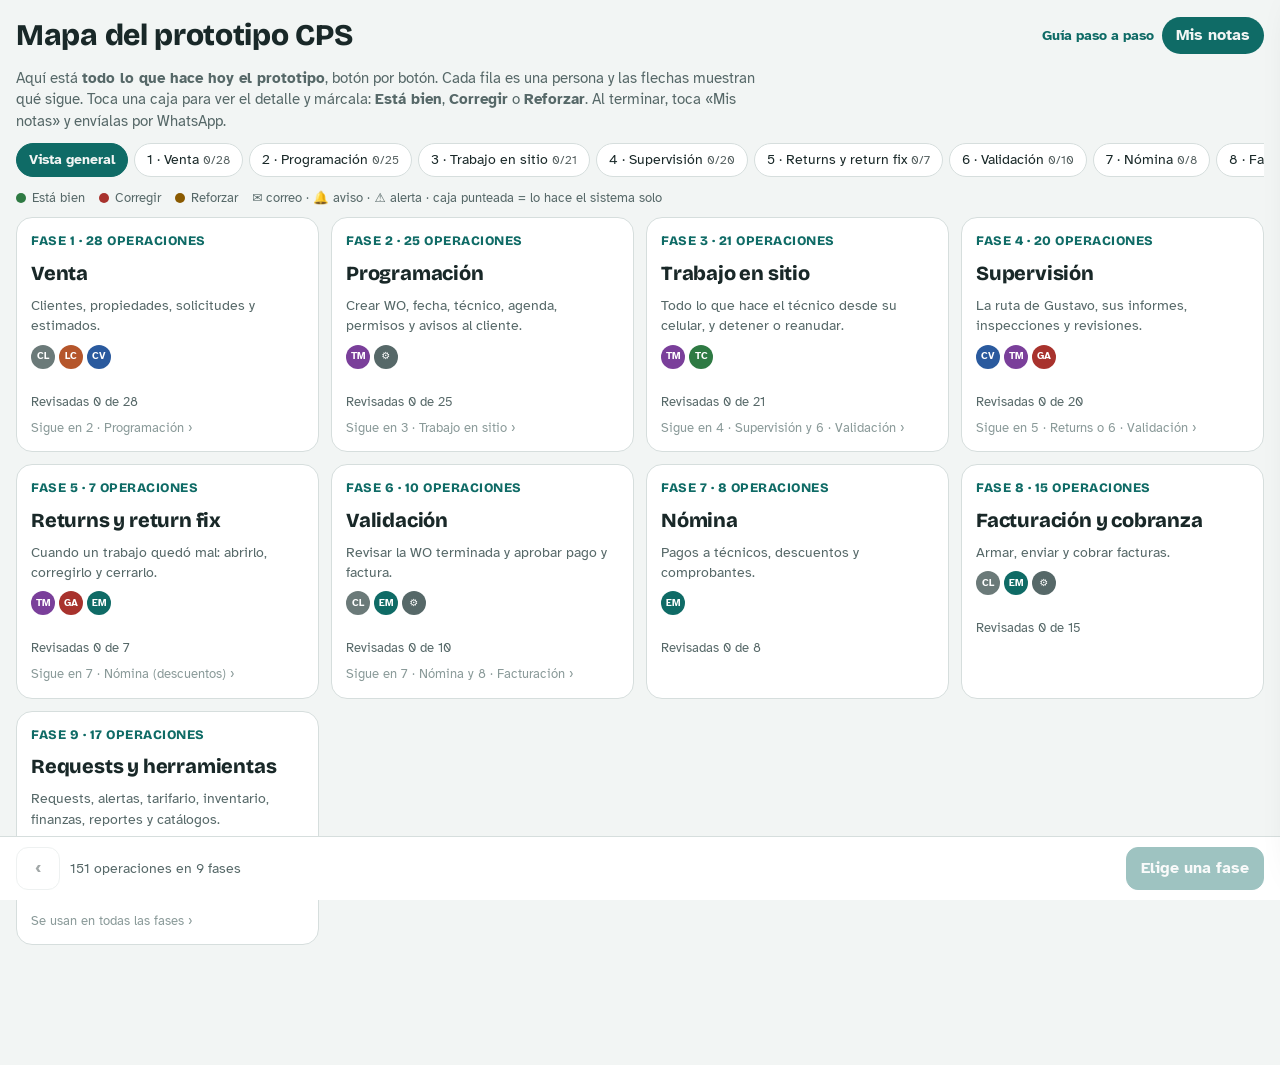
<file: mapa.html>
<!doctype html>
<html lang="es">
<head>
<meta charset="utf-8">
<meta name="viewport" content="width=device-width,initial-scale=1,viewport-fit=cover">
<title>Mapa del prototipo CPS</title>
<link rel="stylesheet" href="https://fonts.googleapis.com/css2?family=Bricolage+Grotesque:opsz,wght@12..96,600;12..96,800&family=Atkinson+Hyperlegible:wght@400;700&display=swap">
<style>
/* Review map of everything the prototype does today. One lane per person, one view per phase.
   Each operation can be marked OK / Corregir / Reforzar with a note; marks stay on this device
   and can be sent by WhatsApp. */
:root{
  --bg:#f2f5f4; --card:#ffffff; --ink:#192828; --soft:#566868; --faint:#8a9a99; --line:#d6dedd; --lane:#eef2f1;
  --accent:#0f6b66; --accent-cl:#dcefed;
  --red:#a8322d; --red-cl:#f8e3e1; --blue:#2a5a9e; --blue-cl:#e1ebf8; --green:#2e7a43; --green-cl:#e0f1e5;
  --amber:#8a5a00; --amber-cl:#f8ecd2; --violet:#5b3a8a; --violet-cl:#ece4f6; --gray-cl:#e7ebea;
  --f-disp:"Bricolage Grotesque","Segoe UI",system-ui,sans-serif;
  --f-body:"Atkinson Hyperlegible","Segoe UI",system-ui,sans-serif;
  color-scheme:light;
}
@media (prefers-color-scheme:dark){:root:not([data-theme="light"]){
  --bg:#111919; --card:#1a2424; --ink:#e6eeec; --soft:#a1b2b0; --faint:#71817f; --line:#2e3c3c; --lane:#162020;
  --accent:#4fbcb3; --accent-cl:#173634;
  --red:#ef8a83; --red-cl:#3a1f1d; --blue:#8db4ef; --blue-cl:#1c2a40; --green:#7fd398; --green-cl:#18311f;
  --amber:#e5b65b; --amber-cl:#352a12; --violet:#c3a5ef; --violet-cl:#2b2240; --gray-cl:#243030; color-scheme:dark}}
:root[data-theme="dark"]{
  --bg:#111919; --card:#1a2424; --ink:#e6eeec; --soft:#a1b2b0; --faint:#71817f; --line:#2e3c3c; --lane:#162020;
  --accent:#4fbcb3; --accent-cl:#173634;
  --red:#ef8a83; --red-cl:#3a1f1d; --blue:#8db4ef; --blue-cl:#1c2a40; --green:#7fd398; --green-cl:#18311f;
  --amber:#e5b65b; --amber-cl:#352a12; --violet:#c3a5ef; --violet-cl:#2b2240; --gray-cl:#243030; color-scheme:dark}
*{box-sizing:border-box}
html,body{margin:0}
body{background:var(--bg);color:var(--ink);font-family:var(--f-body);font-size:16px;line-height:1.45;-webkit-text-size-adjust:100%}
h1,h2,h3{font-family:var(--f-disp);margin:0;letter-spacing:-.01em;text-wrap:balance}
button,textarea{font:inherit;color:inherit}
button:focus-visible,textarea:focus-visible{outline:3px solid var(--accent);outline-offset:2px}
.pad{padding-left:max(16px,env(safe-area-inset-left));padding-right:max(16px,env(safe-area-inset-right))}

header{padding-top:max(14px,env(safe-area-inset-top));padding-bottom:10px;display:flex;flex-direction:column;gap:10px;max-width:1400px;margin:0 auto}
.brand{display:flex;justify-content:space-between;align-items:center;gap:12px;flex-wrap:wrap}
.brand h1{font-size:clamp(22px,4.5vw,30px);font-weight:800}
.brand .r{display:flex;gap:8px;align-items:center}
.brand a{font-size:14px;color:var(--accent);font-weight:700;text-decoration:none}
.notes-btn{border:0;background:var(--accent);color:var(--bg);border-radius:99px;padding:7px 14px;font-weight:700;cursor:pointer}
.lead{margin:0;color:var(--soft);max-width:75ch;font-size:15px}
.chips{display:flex;gap:6px;overflow-x:auto;scrollbar-width:none;padding-bottom:2px}
.chips::-webkit-scrollbar{display:none}
.chip{flex:0 0 auto;border:1.5px solid var(--line);background:var(--card);border-radius:99px;padding:6px 12px;font-size:14px;cursor:pointer;white-space:nowrap}
.chip[aria-pressed="true"]{background:var(--accent);border-color:var(--accent);color:var(--bg);font-weight:700}
.chip small{opacity:.75;margin-left:4px}
.legend{display:flex;gap:14px;flex-wrap:wrap;font-size:12.5px;color:var(--soft)}
.legend span{display:inline-flex;align-items:center;gap:6px}
.dotk{width:10px;height:10px;border-radius:50%}

.wrap{max-width:1400px;margin:0 auto;padding-bottom:max(120px,calc(env(safe-area-inset-bottom) + 110px))}

/* overview */
.ov{display:grid;grid-template-columns:repeat(auto-fill,minmax(250px,1fr));gap:12px}
.ph{background:var(--card);border:1px solid var(--line);border-radius:16px;padding:14px;text-align:left;cursor:pointer;display:flex;flex-direction:column;gap:8px;position:relative;transition:transform .15s,box-shadow .15s}
.ph:hover{transform:translateY(-2px);box-shadow:0 8px 20px rgba(0,0,0,.08)}
.ph .n{font-family:var(--f-disp);font-weight:800;font-size:13px;color:var(--accent);letter-spacing:.04em;text-transform:uppercase}
.ph h2{font-size:20px;font-weight:800}
.ph p{margin:0;color:var(--soft);font-size:14px}
.ph .avs{display:flex;gap:4px;flex-wrap:wrap}
.bar-r{height:8px;border-radius:9px;background:var(--gray-cl);overflow:hidden;display:flex}
.bar-r i{display:block;height:100%}
.ph .st{font-size:12.5px;color:var(--soft)}
.ph .to{font-size:12.5px;color:var(--faint)}

/* phase map */
.map{display:flex;border:1px solid var(--line);border-radius:16px;background:var(--card);overflow:hidden}
.lanes{flex:0 0 auto;width:84px;border-right:1px solid var(--line);background:var(--card);z-index:2}
.lanes .hd{height:14px}
.lname{display:flex;flex-direction:column;align-items:center;justify-content:center;gap:3px;border-top:1px solid var(--line);font-size:12.5px;text-align:center;padding:0 4px}
.av{width:30px;height:30px;border-radius:50%;display:inline-grid;place-items:center;font-weight:700;font-size:11.5px;color:#fff;flex:0 0 auto}
.av.s{width:24px;height:24px;font-size:10px}
.lname small{color:var(--faint);font-size:11px;line-height:1.1}
.scroller{flex:1;overflow-x:auto;overflow-y:hidden;-webkit-overflow-scrolling:touch;scroll-behavior:smooth}
.canvas{position:relative}
.lane-bg{position:absolute;left:0;right:0;border-top:1px solid var(--line)}
.lane-bg.alt{background:var(--lane)}
svg.edges{position:absolute;inset:0;pointer-events:none;overflow:visible}
.edge{fill:none;stroke:var(--faint);stroke-width:1.6;opacity:.75}
.edge.on{stroke:var(--accent);stroke-width:2.6;opacity:1}
.node{position:absolute;width:var(--nw);height:var(--nh);border:1.6px solid var(--line);border-radius:12px;background:var(--card);padding:6px 8px 6px 10px;font-size:12.5px;line-height:1.22;cursor:pointer;text-align:left;display:flex;flex-direction:column;gap:3px;overflow:hidden;transition:transform .15s,box-shadow .15s}
.node:hover{transform:translateY(-2px);box-shadow:0 6px 16px rgba(0,0,0,.10)}
.node .id{font-size:10.5px;color:var(--faint);font-weight:700;display:flex;justify-content:space-between;gap:4px}
.node .t{font-weight:700;display:-webkit-box;-webkit-line-clamp:2;-webkit-box-orient:vertical;overflow:hidden}
.node .meta{display:flex;gap:4px;align-items:center;margin-top:auto;min-width:0}
.node.sys{border-style:dotted;background:var(--gray-cl)}
.node.cur{border-color:var(--accent);box-shadow:0 0 0 4px var(--accent-cl)}
.node.rv-ok{border-color:var(--green)} .node.rv-cor{border-color:var(--red)} .node.rv-ref{border-color:var(--amber)}
.rv{font-size:10.5px;font-weight:700;border-radius:99px;padding:0 6px}
.rv.ok{background:var(--green-cl);color:var(--green)} .rv.cor{background:var(--red-cl);color:var(--red)} .rv.ref{background:var(--amber-cl);color:var(--amber)}
.pill{display:inline-block;border-radius:99px;padding:1px 7px;font-size:11px;font-weight:700;white-space:nowrap;overflow:hidden;text-overflow:ellipsis;max-width:100%;background:var(--violet-cl);color:var(--violet)}
.ic{font-size:11.5px;flex:0 0 auto}
.hint{margin:8px 0 0;font-size:13px;color:var(--faint)}

/* bottom bar */
.bar{position:fixed;left:0;right:0;bottom:0;z-index:30;background:var(--card);border-top:1px solid var(--line);padding-top:10px;padding-bottom:max(10px,env(safe-area-inset-bottom))}
.bar-in{max-width:1400px;margin:0 auto;display:flex;align-items:center;gap:10px}
.bar .btn{border:1.5px solid var(--line);background:var(--card);border-radius:12px;padding:9px 14px;cursor:pointer;font-weight:700;min-width:44px}
.bar .btn.p{background:var(--accent);border-color:var(--accent);color:var(--bg)}
.bar .btn:disabled{opacity:.4;cursor:default}
.bar .pos{flex:1;min-width:0;font-size:13.5px;color:var(--soft);white-space:nowrap;overflow:hidden;text-overflow:ellipsis}

/* sheet */
.sheet{position:fixed;z-index:40;background:var(--card);border:1px solid var(--line);box-shadow:0 -10px 40px rgba(0,0,0,.18);display:flex;flex-direction:column;gap:12px;padding:16px;overflow:auto;transition:transform .3s ease}
@media (max-width:820px){.sheet{left:0;right:0;bottom:0;max-height:78vh;border-radius:18px 18px 0 0;transform:translateY(105%);padding-bottom:max(16px,env(safe-area-inset-bottom))}.sheet.open{transform:none}}
@media (min-width:821px){.sheet{top:16px;right:16px;bottom:16px;width:400px;border-radius:18px;transform:translateX(440px)}.sheet.open{transform:none}}
.sh-h{display:flex;align-items:flex-start;gap:10px}
.sh-h h2{font-size:20px;font-weight:800;flex:1}
.sh-h .k{font-size:12px;color:var(--faint);font-weight:700;display:block;font-family:var(--f-body)}
.x{border:0;background:var(--gray-cl);border-radius:50%;width:34px;height:34px;cursor:pointer;flex:0 0 auto}
.who{display:flex;align-items:center;gap:8px;font-size:14px;color:var(--soft);flex-wrap:wrap}
.sheet p{margin:0}
.kv{display:grid;grid-template-columns:auto 1fr;gap:6px 12px;font-size:14px}
.kv dt{color:var(--faint);font-weight:700}
.kv dd{margin:0}
.rule{background:var(--amber-cl);border-radius:12px;padding:10px 12px;font-size:14px}
.go{display:flex;gap:6px;flex-wrap:wrap}
.go button{border:1.5px solid var(--line);background:var(--card);border-radius:99px;padding:5px 11px;font-size:13px;cursor:pointer;text-align:left}
.review{border:1.5px solid var(--line);border-radius:14px;padding:12px;display:flex;flex-direction:column;gap:8px;background:var(--bg)}
.review h3{font-size:15px}
.rbtns{display:flex;gap:6px;flex-wrap:wrap}
.rbtns button{flex:1;min-width:92px;border:1.5px solid var(--line);background:var(--card);border-radius:10px;padding:8px;cursor:pointer;font-weight:700;font-size:14px}
.rbtns button[aria-pressed="true"].ok{background:var(--green);border-color:var(--green);color:var(--bg)}
.rbtns button[aria-pressed="true"].cor{background:var(--red);border-color:var(--red);color:var(--bg)}
.rbtns button[aria-pressed="true"].ref{background:var(--amber);border-color:var(--amber);color:var(--bg)}
.review textarea{width:100%;min-height:70px;border:1.5px solid var(--line);border-radius:10px;padding:8px;background:var(--card);resize:vertical}
.saved{font-size:12.5px;color:var(--faint);min-height:1em}
.sum{display:flex;flex-direction:column;gap:6px}
.sum .it{border:1px solid var(--line);border-radius:10px;padding:8px 10px;font-size:14px;cursor:pointer;text-align:left;background:var(--card)}
.sum .it small{display:block;color:var(--soft)}
.act{display:flex;gap:8px;flex-wrap:wrap}
.act button,.act a{border:0;background:var(--accent);color:var(--bg);border-radius:10px;padding:9px 14px;font-weight:700;cursor:pointer;text-decoration:none;font-size:14px}
.act .sec{background:var(--gray-cl);color:var(--ink)}
@media (prefers-reduced-motion:reduce){*{transition:none!important}.scroller{scroll-behavior:auto}}
</style>
</head>
<body>
<header class="pad">
  <div class="brand"><h1>Mapa del prototipo CPS</h1>
    <div class="r"><a href="guia.html">Guía paso a paso</a><button class="notes-btn" id="notesBtn">Mis notas</button></div></div>
  <p class="lead">Aquí está <b>todo lo que hace hoy el prototipo</b>, botón por botón. Cada fila es una persona y las flechas muestran qué sigue. Toca una caja para ver el detalle y márcala: <b>Está bien</b>, <b>Corregir</b> o <b>Reforzar</b>. Al terminar, toca «Mis notas» y envíalas por WhatsApp.</p>
  <div class="chips" id="chips" role="toolbar" aria-label="Fases"></div>
  <div class="legend">
    <span><i class="dotk" style="background:var(--green)"></i>Está bien</span>
    <span><i class="dotk" style="background:var(--red)"></i>Corregir</span>
    <span><i class="dotk" style="background:var(--amber)"></i>Reforzar</span>
    <span>✉ correo · 🔔 aviso · ⚠ alerta · caja punteada = lo hace el sistema solo</span>
  </div>
</header>

<div class="wrap pad" id="main"></div>

<div class="bar pad"><div class="bar-in">
  <button class="btn" id="prev" aria-label="Anterior">‹</button>
  <div class="pos" id="pos" aria-live="polite"></div>
  <button class="btn p" id="next">Empezar ›</button>
</div></div>

<aside class="sheet" id="sheet" aria-hidden="true"></aside>

<script>
"use strict";
const LANES={
  cli:{n:"Cliente",s:"Propiedad",c:"#6b7a79",i:"CL"},
  lyd:{n:"Lydia",s:"Comercial",c:"#b5562b",i:"LC"},
  cla:{n:"Claudia",s:"Admin / Estimados",c:"#2a5a9e",i:"CV"},
  tha:{n:"Thalia",s:"Programación",c:"#7a3f9a",i:"TM"},
  tec:{n:"Técnico",s:"Celular",c:"#2e7a43",i:"TC"},
  gus:{n:"Gustavo",s:"Supervisión",c:"#a8322d",i:"GA"},
  eri:{n:"Erika",s:"Administración",c:"#0f6b66",i:"EM"},
  sis:{n:"Sistema",s:"Automático",c:"#566868",i:"⚙"}
};
const LANE_ORDER=["cli","lyd","cla","tha","tec","gus","eri","sis"];
const PHASES={
  1:{n:"Venta",d:"Clientes, propiedades, solicitudes y estimados.",to:"Sigue en 2 · Programación"},
  2:{n:"Programación",d:"Crear WO, fecha, técnico, agenda, permisos y avisos al cliente.",to:"Sigue en 3 · Trabajo en sitio"},
  3:{n:"Trabajo en sitio",d:"Todo lo que hace el técnico desde su celular, y detener o reanudar.",to:"Sigue en 4 · Supervisión y 6 · Validación"},
  4:{n:"Supervisión",d:"La ruta de Gustavo, sus informes, inspecciones y revisiones.",to:"Sigue en 5 · Returns o 6 · Validación"},
  5:{n:"Returns y return fix",d:"Cuando un trabajo quedó mal: abrirlo, corregirlo y cerrarlo.",to:"Sigue en 7 · Nómina (descuentos)"},
  6:{n:"Validación",d:"Revisar la WO terminada y aprobar pago y factura.",to:"Sigue en 7 · Nómina y 8 · Facturación"},
  7:{n:"Nómina",d:"Pagos a técnicos, descuentos y comprobantes.",to:""},
  8:{n:"Facturación y cobranza",d:"Armar, enviar y cobrar facturas.",to:""},
  9:{n:"Requests y herramientas",d:"Requests, alertas, tarifario, inventario, finanzas, reportes y catálogos.",to:"Se usan en todas las fases"}
};
/* id | carril | también | dónde | botón | qué hace | estado | avisos | regla | sigue en */
const RAW=`
1.01|cla|Lydia|Management|+ Nuevo › Guardar|Registra la empresa administradora y la liga a una propiedad. Al editar se usa «Guardar corrección».|||Nombre y propiedad obligatorios. Un teléfono repetido no deja guardar.|1.02
1.02|cla|Lydia|Management|Documentos «0/2» › Guardar|Marca el Vendor Packet y el W-9 como recibidos y adjunta el PDF.||||
1.03|cla|Lydia, Thalia|Propiedades|+ Nueva propiedad › Guardar|Alta o edición de la propiedad: datos, días de crédito e info para el técnico.|Nueva › Prospect|Queda en Bitácora lo que cambió.|Nombre y dirección obligatorios.|1.05,1.06,1.09,1.10,1.11,1.14
1.04|cla|Lydia, Thalia|Ficha de propiedad|Dar de baja / Reactivar|Activa o desactiva la propiedad. No se borra.|Activa › Inactiva||Inactiva deja de aparecer para WO nuevas.|
1.05|cla|Lydia, Thalia|Ficha › Contactos|+ Contacto › Guardar|Alta o edición de contactos de la propiedad.|||Nombre y correo obligatorios.|1.10
1.06|cla|Lydia, Thalia|Ficha › Unidades|+ Unidad › Guardar|Alta o edición de unidades: edificio, número, bedrooms, ocupación.|||Número obligatorio; bedrooms si es residencial.|
1.07|cla|Lydia, Thalia|Ficha › Comunicación|+ Agregar|Anota una llamada o un correo con la propiedad.|||Nota obligatoria.|
1.08|cla|Lydia, Thalia|Ficha de propiedad|Agregar pintura / crédito|Registra pinturas usadas, crédito en dinero y cortesías de servicio. Se usan al facturar.|||Pintura: superficie y color. Crédito: monto y motivo.|8.03
1.09|cla|Lydia, Thalia|Ficha › Alta guiada|Partir de la general|Copia las tarifas generales como lista de precios propia de la propiedad.|||Necesita el tarifario general cargado.|
1.10|cla|Lydia|Expediente / Estimados|Registrar COI › Guardar|Guarda las pólizas del seguro y su historial de renovaciones.||⚠ Alerta «COI sin registrar» si falta.|Cada póliza con vencimiento. Vigente solo si todas lo están.|1.14
1.11|cla|Lydia, Thalia|Ficha › Expediente|Pedir inspección en sitio|Crea una visita de inspección pendiente.|› Inspección pendiente|Mensaje en pantalla.||4.12
1.15|lyd|Claudia|Solicitudes|+ Nueva solicitud › Guardar|Registra el pedido del cliente con plazo de 24 horas para contestar.|› Esperando inspección / Lista para estimado|🔔 Aviso a Claudia si la registra otra persona.|Propiedad, contacto, correo y alcance obligatorios.|1.16,1.17,1.18
1.12|lyd|Claudia|Solicitudes › Visitas comerciales|+ Registrar visita › Guardar|Anota con quién habló y el resultado: crea Solicitud Comercial, pasa directo a Thalia o queda en seguimiento.|› Requiere estimado / Servicio directo / En seguimiento|🔔 Aviso a Claudia si requiere estimado.|Seguimiento pide fecha. Servicio directo pide Expediente completo.|1.13,1.15
1.13|lyd|Claudia|Visitas comerciales|Reintentar / Completar Expediente|Vuelve a intentar pasar a Thalia cuando el Expediente ya está completo.|||Expediente completo.|2.01
1.16|cla|Lydia|Solicitudes|Asignar inspección a Gustavo|Marca la inspección como asignada y para el reloj de 24 horas.||Mensaje en pantalla.|Se destraba cuando Gustavo manda el informe de esa propiedad.|4.09,1.18
1.17|cla|Lydia|Solicitudes|Descartar|Descarta la solicitud.|› Descartada|||
1.18|cla|Lydia|Solicitudes|Crear estimado|Abre el estimado con la propiedad y el contacto ya puestos.|||Si pedía inspección, debe existir el informe de Gustavo.|1.20
1.19|cla|Lydia|Estimados|+ Nuevo estimado|Estimado directo (cliente existente o prospecto), sin solicitud ni plazo de 24 horas.||||1.20
1.20|cla|Lydia|Editor de estimado|+ Agregar línea|Arma las líneas con precio, cantidad y descuento, desde el tarifario o como concepto libre.|||Precio ≥ 0, cantidad > 0, descuento hasta 100%.|1.21,1.22
1.21|cla|Lydia, Erika|Editor de estimado|Al tarifario|Pasa el precio de la línea a la lista de precios de la propiedad.|||Precio mayor a 0.|
1.22|cla|Lydia|Editor de estimado|Save draft / Send|Guarda el estimado. Los dos botones hacen lo mismo: todavía no se envía.|› Borrador|Mensaje en pantalla.|Prospecto: nombre y correo. Cliente: propiedad.|1.23
1.23|cla|Lydia|Estimados|Enviar|Manda el correo con el Invoice del estimado adjunto, que se puede editar.|Borrador › Enviado|✉ Correo a los contactos de la propiedad.|Sin contactos con correo no deja enviar.|1.24,1.25
1.24|cli|Claudia o Lydia lo registran|Estimados|Aprobar › Correo / Mensaje / Llamada|Se registra a mano que el cliente aprobó y por qué medio.|Enviado › Aprobado · Prospect › Active|Si falta el COI abre el registro de pólizas.|Medio obligatorio.|1.27,1.28
1.25|cli|Claudia o Lydia lo registran|Estimados|Rechazar|Se registra que el cliente no aprobó y por qué medio.|Enviado › Rechazado||Medio obligatorio.|1.26
1.26|cla|Lydia|Estimados|Modificar propuesta y reenviar|Reabre el estimado para ajustarlo y volver a enviarlo.|Rechazado › Borrador|||1.23
1.27|cla|Lydia|Estimados|Convertir en cliente|Un prospecto que aprobó se da de alta como propiedad y se le cuelga el estimado.|Prospect › Active||Solo prospectos aprobados.|1.28
1.14|cla|Lydia, Thalia|Ficha › Expediente|Transferir a programación (desde la propiedad)|Crea una solicitud pendiente para Thalia.|› Solicitud pendiente|Mensaje en pantalla.|Expediente de 10 puntos completo, con COI vigente y estimado aprobado.|2.01
1.28|cla|Lydia|Estimados|Transferir a programación|Crea la solicitud para Thalia con las líneas aprobadas y su precio.|Aprobado › Transferido|Mensaje en pantalla.|No puede ser prospecto. Expediente completo.|2.01
2.01|tha|Claudia, Lydia|Work Orders › Solicitudes de Comercial|Programar|Si viene de un estimado, crea una WO por línea con su precio. Si no, abre la WO para llenarla.|› WO Scheduled sin técnico|Mensaje en pantalla.|Las WO que vienen del estimado nacen con una fecha de ejemplo.|2.06,2.08
2.02|tha|Claudia, Lydia|Work Orders|+ Nueva Work Order › Guardar|Crea una WO a mano; puede crear la unidad si no existe.|› Scheduled|Queda en Bitácora.|Propiedad, unidad, servicio, fecha y cantidad obligatorios. Sin tarifa nace un Request.|2.03,2.06,2.08
2.03|tha|Claudia, Lydia|Aviso «Ya existe una Work Order igual»|Ir a WO y registrar return / Crear nueva|Frena si ya hay una WO de la misma unidad y servicio abierta o terminada hace 60 días o menos.||Queda anotado en el historial de las dos WO.|«Crear nueva» pide motivo.|5.01
2.04|tha|Claudia, Lydia|Ficha de la WO|Editar datos › Guardar corrección|Corrige datos de la WO y de la unidad.||🔔 Aviso al técnico si ya está asignado.|No se puede si está cancelada, facturada o pagada.|
2.05|tha|Claudia, Lydia|Ficha de la WO|Agregar foto de referencia|Sube fotos de preparación para el técnico.||||
2.06|tha|Claudia|Ficha de la WO|Definir fecha con cliente / Reagendar|Guarda la fecha acordada, por qué medio y con quién. Con «Quedó en confirmarme después» no cambia el estado.|Scheduled › Confirmed|🔔 Aviso al técnico si cambia la fecha. 🔔 Aviso a Thalia si la movió otra persona.|Si ya tenía fecha pide «¿Qué pasó?». El técnico debe tener cupo y no tener permiso ese día.|2.08,2.18
2.07|tha|Claudia|Asignar WO|Fecha del trabajo|Cambia la fecha al momento de asignar.|Confirmed › Scheduled si ya no coincide|Pide volver a confirmar.|No deja si el técnico tiene permiso ese día.|2.06
2.08|tha|Claudia|Lista de WO / Ficha|Asignar técnico|Asigna el técnico. El sistema muestra zona, especialidad y horario de cada uno.|El estado no cambia|🔔 Aviso al técnico «Nueva Work Order».|No deja si el técnico tiene permiso o ya tiene 2 WO ese día.|2.11,3.01
2.09|tha|Claudia|Ficha de la WO|Reasignar técnico|Pasa la WO a otro técnico. Si es return fix, recalcula el descuento.||🔔 Aviso «Te reasignaron un trabajo».|No si está cancelada, facturada o pagada.|
2.10|tha|Claudia|Ficha de la WO|Cancelar WO|Cancela y limpia lo pendiente: recordatorios, adicionales y Requests.|Scheduled/Confirmed › Canceled|🔔 Aviso al técnico.|Solo antes de empezar y sin facturar ni pagar. Motivo obligatorio.|
2.11|tha|Claudia, Erika|Work Orders › Confirmar agenda de mañana|Fecha a confirmar / Hora de cierre|Elige el día a confirmar (fin de semana pasa al lunes) y guarda la hora de cierre.||||2.12
2.12|sis|Thalia, Claudia o Erika tocan el botón|Confirmar agenda de mañana|Enviar confirmaciones|Manda un correo por propiedad con las WO de ese día que ya tienen técnico.|La WO no cambia|✉ Correo a los contactos de cada propiedad.|Solo lunes a viernes. Una vez por WO y fecha.|2.13,3.01
2.13|tha|Claudia, Erika|Confirmar agenda / Ficha de la WO|Enviar agenda › Correo, WhatsApp, Mensaje o Llamada|Envía la agenda de una WO o anota que se avisó por otro medio.||✉ Correo (los otros medios solo se anotan).||
2.14|tha|Claudia|Disponibilidad|Cerrar el día / Reabrir|Marca el día como cerrado y avisa si hay sobrecupo o WO sin técnico.||Mensaje en pantalla.||
2.15|tha|Claudia|Disponibilidad|+ Registrar permiso|Registra un permiso de un técnico.|› Pendiente|||2.16
2.16|tha|Claudia|Disponibilidad|Aprobar permiso|Aprueba el permiso: el técnico deja de aparecer para asignar ese día.|Pendiente › Aprobado|🔔 Aviso a Thalia si choca con WO ya asignadas.||2.09
2.17|tha|Claudia|Disponibilidad|Recordar a los que faltan|Recuerda a los técnicos que no enviaron su disponibilidad de la semana.||🔔 Aviso al celular.||3.17
2.18|tha|Claudia, Erika|Work Orders › Recordatorios|Mover / Enviar / ¿Va en camino?|Recordatorios 1 día, 1 hora y 15 minutos antes del trabajo.|Programado › Enviado|🔔 Aviso al técnico. ✉ Correo al cliente si la unidad está ocupada.||
2.19|tha|Claudia, Erika|Ficha / Pendientes|Avisar cliente|Avisa al cliente en inglés (correo o SMS) qué se necesita y hasta cuándo responder.|› Comunicación abierta|✉ Correo o SMS al cliente. ⚠ Alerta si vence la fecha de respuesta.|Solo para WO detenidas o pendientes.|3.20
2.20|tha|Claudia|Ficha › Sub-Work Orders|+ Nueva Sub-Work Order|Crea una Sub-WO. Si tiene precio queda esperando aprobación.|› Pending approval / aprobada|🔔 Aviso al técnico si ya está aprobada.|El permiso del técnico bloquea.|9.01,2.21
2.21|tha|Claudia|Ficha › Sub-Work Orders|Gestionar Sub-WO|Cambia técnico, fecha o estado de la Sub-WO.||🔔 Aviso al técnico.|Completar pide evidencia.|3.14
2.22|tha|Claudia|Ficha de la WO|Ref / Evid / Hallazgo › Agregar foto|Sube fotos de referencia, evidencia o hallazgos desde la oficina.||||
2.23|tha|Claudia, Gustavo|Ficha › Materials|+ Agregar material|Registra material sacado del inventario o puesto por el cliente, con recibo.|||No deja sacar más de lo que hay.|
2.24|tha|Todos|Ficha de la WO|Ver en el celular de …|Abre la WO como la ve el técnico.||||3.01
2.25|tha|Todos|Agenda|Semana / Día|Calendario de solo lectura, por técnico, con una fila «Sin asignar».||||
3.01|tec||Celular › WO|Ya llegué|Marca la llegada y calcula si llegó a tiempo (10 minutos de tolerancia).|Scheduled/Confirmed › In progress|Mensaje a la oficina.|No deja si esta WO espera a que termine otra.|3.02,3.03
3.02|tec||Celular › WO|Sí, coincide — empezar|Confirma que la unidad es como está cargada.|||Obligatorio antes de trabajar.|3.04
3.03|tec||Celular › WO|No coincide — avisar a oficina|Reporta que los datos de la unidad no coinciden y sigue trabajando.|› Request «Unit data mismatch»|🔔 Aviso a Thalia.|El número de pisos debe ser distinto al del sistema.|9.05
3.04|tec||Celular › WO|Foto del antes|Guarda cómo estaba la unidad.|||No cuenta para cerrar.|3.05
3.05|tec||Celular › WO|Foto de cómo quedó|Sube la evidencia del trabajo terminado.|||Obligatoria para terminar.|3.11
3.06|tec||Celular › WO|Materiales|Registra lo que usó del inventario.||||
3.07|tec||Celular › WO|Compra de materiales|Registra lo que compró en tienda, con el ticket.|||El total debe cuadrar con el ticket.|9.09
3.08|tec||Celular › WO|Necesito aprobación|Pide aprobar trabajo extra que no estaba en la WO.|Adicional pendiente · la WO sigue In progress|🔔 Aviso a Thalia.|Descripción obligatoria.|9.01
3.09|tec||Celular › WO|Necesito ayuda|Pide ayuda en sitio.|› Request «Ayuda en sitio»|🔔 Aviso a Thalia y Gustavo.|No frena el pago ni la factura.|9.04
3.10|tec||Celular › WO|Qué hiciste|Escribe lo que hizo.||||
3.11|tec||Celular › WO|Terminé|Cierra el trabajo y calcula las horas.|In progress › Completed · si es return fix, el return pasa a Corregida|🔔 Aviso a Thalia si es return fix. 🔔 Aviso a técnicos con WO que esperaban esta.|Sin foto del después no deja cerrar.|6.01,4.14
3.12|tec||Celular › «No marcaste tu llegada»|Registrar y cerrar|Declara a qué hora llegó (sin verificar) y cierra.|› Request «Llegada declarada»|🔔 Request para Thalia.||6.01
3.13|tec||Celular › WO|Ya está, enviar|Responde lo que la oficina le pidió: foto o dato.||🔔 Aviso a quien lo pidió.||6.03
3.14|tec||Celular › Sub-WO|Empezar Sub-WO|Trabaja una Sub-WO asignada y sube su evidencia.|Assigned › In progress|||3.15
3.15|tec||Celular › Sub-WO|Terminar Sub-WO|Dice cuántas terminó; lo que falta queda para reasignar.|› Completed|🔔 Aviso a Erika.|Pide evidencia.|6.01
3.16|tec||Celular › Agenda|Pedir permiso o vacaciones|Solicita un permiso.|› Pendiente||Motivo obligatorio.|2.16
3.17|tec||Celular › Agenda|Mi disponibilidad de la semana|Envía en qué horarios puede trabajar.||🔔 Aviso a Thalia si choca con WO asignadas.||
3.18|tec||Celular › Mi pago|Mi pago (solo ver)|Ve sus trabajos, extras aprobados y descuentos aplicados.|||Nunca ve precios al cliente ni descuentos por decidir.|
3.19|tha|Claudia|Ficha de la WO|Detener trabajo|Frena un trabajo que ya empezó, con motivo.|In progress › Detenido|🔔 Aviso a Thalia.|Motivo obligatorio.|2.19,3.20
3.20|tha|Claudia|Ficha de la WO|Reanudar trabajo|Vuelve a poner la WO en marcha.|Detenido › In progress|||
3.21|tha|Claudia, Gustavo|Ficha de la WO|Registrar avance|Anota el porcentaje de avance y los problemas.||||
4.03|tha|Claudia|Supervisión › Calendario de Gustavo|Solicitar visita de Gustavo|Pide una visita de estimado o de supervisión.|› Por agendar||Fecha tentativa obligatoria.|4.04
4.04|cla||Calendario de Gustavo|Agendar|Convierte la solicitud en una parada de su ruta.|Por agendar › Agendada|🔔 Aviso a Gustavo si es hoy.|Solo Claudia.|4.06
4.01|cla||Supervisión › Ruta del día|+ Agregar parada|Agrega una parada a la ruta de Gustavo.|› Parada pendiente|🔔 Aviso a Gustavo si es hoy.|No repite propiedad el mismo día.|4.06
4.02|cla||Ruta del día|Quitar parada|Quita una parada que no se visitó.||||
4.05|cla||Calendario de Gustavo|Mover parada|Cambia el día de una parada.|||Solo Claudia.|
4.06|gus||Celular › Mi ruta|Voy en camino|Avisa que va en camino.|› En camino|🔔 Aviso a Claudia.||4.07
4.07|gus||Celular › Mi ruta|Llegué|Marca la llegada; se anota sola en su reporte del día.|› Visitada|🔔 Aviso a Claudia.||4.09,4.13,4.14
4.08|gus||Celular › Mi ruta|No pude completarla|Registra que fue pero no pudo hacerla.|› No completada|🔔 Aviso a Claudia.|Motivo obligatorio.|
4.09|gus||Celular › Reportar|Enviar informe a Claudia|Inspección, informe de supervisión o estado previo, con fotos por ambiente. Si anota trabajo adicional, nace una Solicitud Comercial sola.|› Informe nuevo|🔔 Aviso a Thalia si va con copia. 🔔 Aviso a Claudia si hay trabajo adicional.|Fotos obligatorias salvo «No se pudo ingresar».|4.17,1.18,5.02
4.10|gus||Celular › Reportar|Guardar borrador|Guarda el informe a medias para seguir después.||||4.09
4.11|gus||Celular › Mi día|Finalizar y enviar reporte del día|Reporte del día que se llena solo con llegadas, informes y returns; se le agregan compras, entregas y problemas.|En progreso › Completado|🔔 Aviso a Claudia al finalizar.|No se envía vacío.|
4.12|gus|Thalia, Claudia|Supervisión › Inspecciones|Registrar en sitio › Cerrar inspección|Cierra la inspección con ambientes y medidas.|› Cerrada|Mensaje en pantalla.|Al menos un ambiente.|1.18
4.13|gus|Claudia|Supervisión › Ruta del día|Registrar visita|Anota lo acordado con mantenimiento y si falta material.|› Cerrada|Si falta material nace un Request para Erika.|«Lo acordado» obligatorio.|9.04
4.14|gus|Thalia, Claudia|Supervisión › Por revisar|Aprobar supervisión|Registra que el trabajo quedó bien.|La WO sigue Completed · marcada supervisada||Pide evidencia.|6.03
4.15|gus|Thalia, Claudia|Supervisión › Por revisar|No se pudo supervisar|Deja constancia de que no se pudo revisar.|||No frena nómina ni factura.|
4.16|gus|Thalia, Claudia|Supervisión › Por revisar|Hacer return|Abre un return del trabajo, con foto.|Return Abierta · la WO sigue Completed|🔔 Aviso al técnico.|Motivo obligatorio.|5.04
4.17|cla|Gustavo|Supervisión › De campo|Archivar / Crear WO / Crear estimado|Decide qué hacer con cada informe de campo: archivar, registrar compra, crear WO o estimado.|› Archivado / Procesado||«Crear estimado» trae las líneas del informe.|2.02,1.20
4.18|gus|Thalia, Claudia|Supervisión › Resumen del día|Enviar reporte diario|Muestra el resumen del día.||Mensaje en pantalla.||
4.19|gus||Celular › Hoy|Gasolina / vehículo|Registra un gasto del vehículo con foto.|||Monto y foto obligatorios.|9.10
4.20|gus|Claudia|Supervisión|Ver su celular|Abre la vista del celular de Gustavo desde la web.||||
5.01|eri|Thalia, Claudia|Returns / Ficha de la WO|Registrar return|La oficina registra un return: quién lo pidió, quién hizo el trabajo, causa y prioridad.|› Return Abierta · la WO no cambia|Mensaje en pantalla.|Unidad, descripción y técnico obligatorios.|5.04
5.02|gus||Celular › Returns|Crear return|Gustavo crea el return en campo con fotos del antes y prioridad.|› Return Abierta|🔔 Aviso a Claudia y a Thalia.|Descripción, foto y unidad obligatorias.|5.04
5.04|tha|Claudia, Erika|Returns / Requests|Crear return fix|Crea la WO de corrección, que no se factura. Si va otro técnico, se le paga a él y se descuenta al que lo hizo mal.|› WO return fix Scheduled|🔔 Aviso al técnico «Tienes un return fix asignado». Descuento «Por decidir» en Nómina.|Un solo return fix por return. Si va el mismo técnico, corrige sin pago.|3.11,5.03,7.05
5.05|tha|Claudia|Ficha de la WO|Reasignar técnico del return fix|Cambia quién corrige y recalcula el descuento.||||
5.03|gus||Celular › Return|Marcar como corregida|Gustavo verifica la corrección con fotos del después.|Abierta › Corregida||Al menos una foto del después.|5.06,5.07
5.06|tha|Claudia, Erika|Returns|Cerrar return|La oficina cierra un return corregido.|Corregida › Cerrada|🔔 Aviso a Erika si lo cierra otra persona.|Solo si está Corregida.|
5.07|gus||Celular › Return|Cerrar return|Gustavo cierra el return desde el celular.|Corregida › Cerrada|🔔 Aviso a Claudia y Erika.||
6.01|sis||Automático|Validación automática|Si la WO tiene foto, tarifa y nada pendiente, se valida sola (pago y factura aprobados).|› Validada||Sin Sub-WO pendiente ni respuesta del cliente pendiente.|7.01,8.01
6.03|eri|Claudia|Nómina › WO sin validar|Revisar y validar|Abre todo el expediente: materiales, Sub-WO, fotos y dinero.|||Si falta foto, tarifa, Sub-WO o respuesta del cliente, no deja aprobar.|6.02,6.04,6.05,6.06,6.07
6.02|eri|Claudia|Revisar y validar|Solicitar info al técnico|Pide al técnico la foto o el dato que falta.||🔔 Aviso al técnico.|Solo si falta evidencia o tarifa.|3.13
6.04|eri|Claudia|Revisar y validar|Aprobar pago / Aprobar factura|Aprueba por separado el pago al técnico y la factura al cliente.|› Pago aprobado / Factura aprobada||Si cambia montos, pide motivo.|7.01,8.01
6.05|eri|Claudia|Revisar y validar|Guardar sin validar|Guarda cambios de cobro o pago sin validar todavía.|||Motivo si cambian montos.|
6.06|eri|Claudia|Revisar y validar|+ Agregar ajuste|Agrega cobro extra, pago extra o descuentos.|||Concepto y monto obligatorios.|
6.07|eri|Claudia|Revisar y validar|Ajustar materiales|Corrige materiales; actualiza inventario y utilidad.|Quita las aprobaciones||No deja sacar más de lo que hay.|6.04
6.08|eri|Claudia|Nómina|Editar revisión|Devuelve la WO a revisión.|Validada › Sin validar||Solo si no se pagó ni se facturó.|6.03
6.09|eri|Claudia|Ficha de la WO|Enviar expediente al cliente|Manda al cliente las fotos y el resumen del trabajo para que confirme.|› Enviado · quita la validación|✉ Correo al cliente.|Necesita al menos una foto final.|6.10
6.10|cli|Erika o Claudia lo registran|Ficha de la WO|Registrar aprobación / corrección del cliente|Se anota lo que respondió el cliente.|› Confirmado / Corrección solicitada|🔔 Aviso a Erika si pide corrección.|Medio y nota obligatorios.|6.01
7.05|eri|Claudia|Nómina › Descuentos por return|Aplicar descuento|Aplica el descuento del return al técnico responsable.|Por decidir › Aplicado||Nunca deja el pago en negativo.|7.01
7.06|eri|Claudia|Nómina › Descuentos por return|No aplicar|No aplica el descuento y guarda por qué.|Por decidir › No aplicado||Motivo obligatorio.|
7.04|eri|Claudia|Nómina|Descuento manual|Descuento manual al técnico en la semana.|› Aplicado|El técnico lo ve en Mi pago.|Monto y concepto obligatorios.|7.01
7.03|eri|Claudia|Nómina|Pago parcial|Paga una parte de una WO.|||Menos que el saldo.|7.01
7.01|eri|Claudia|Nómina|Marcar pagado|Paga al técnico las WO listas, con cheque o foto opcional.|› Pagada al técnico||Solo WO con pago aprobado y sin Request, Sub-WO ni respuesta del cliente pendientes.|7.07,7.08,3.18
7.02|eri|Claudia|Nómina|Marcar pagados a todos|Lo mismo para todos los técnicos a la vez.|||Si no hay nada para pagar, no deja.|
7.07|eri|Claudia|Nómina › Historial|Adjuntar comprobante / Buscar|Adjunta el comprobante después y busca pagos anteriores.||||
7.08|eri|Claudia|Nómina|Ver comprobante|Resumen del pago del período, sin precios al cliente.||||
8.01|eri|Claudia|Facturación|Preparar factura|Abre el borrador con las WO listas para facturar.|||Solo WO terminadas, con factura aprobada, sin Request ni Sub-WO pendientes, no retenidas y con tarifa.|8.03
8.02|eri|Claudia|Facturación|+ Factura manual|Abre una factura sin WO.|||Propiedad obligatoria.|8.03
8.05|eri|Claudia|Facturación|Retener / Liberar|Saca una WO de la factura por ahora; la nómina no cambia.|||Motivo obligatorio.|8.01
8.03|eri|Claudia|Borrador de factura|Armar líneas, extras y créditos|Elige líneas, divide en varias facturas, agrega líneas manuales, extras y créditos.|||El crédito no puede pasar el saldo.|8.04
8.04|eri|Claudia|Borrador de factura|Guardar factura|Crea una o varias facturas en borrador.|› Borrador · WO facturada||Al menos una línea.|8.06
8.06|eri|Claudia|Facturación|Enviar al cliente|Envía la factura; vence hoy + los días de crédito de la propiedad.|Borrador › Enviada|✉ Correo al cliente con la factura.||8.07,8.15
8.07|eri|Claudia|Facturación|Solicitar cambio de monto / Editar|Erika pide el cambio y Claudia edita la factura ya enviada.|› Request para Claudia|🔔 Aviso a Claudia.|Solo Claudia edita facturas enviadas.|
8.15|sis||Cobranza|Factura vencida|Si pasa la fecha sin pago, la factura aparece como vencida en Cobranza.|Enviada › Vencida|⚠ Alerta «Factura vencida».||8.08,8.14
8.08|eri|Claudia|Cobranza|Gestionar cobranza|Abre el seguimiento de una factura.||||8.09,8.11,8.12,8.13
8.09|eri|Claudia|Cobranza|Enviar reminder|Registra el recordatorio de pago.||✉ Correo al cliente.|Solo si está vencida.|8.10
8.10|eri|Claudia|Cobranza|Enviar correo overdue|Registra el correo de factura vencida.||✉ Correo al cliente.|Solo si está vencida.|8.11
8.11|eri|Claudia|Cobranza|Registrar llamada|Anota el resultado de la llamada y la próxima fecha de seguimiento.||||8.12
8.13|eri|Claudia|Cobranza|Cambiar vencimiento|Cambia la fecha de vencimiento.|||Fecha y motivo obligatorios.|
8.14|eri|Claudia|Cobranza › Vencidas por cliente|Recordatorio agrupado|Un solo correo con todas las facturas vencidas del cliente.||✉ Correo al cliente.||
8.12|cli|Erika o Claudia lo registran|Cobranza|Registrar pago|Se registra el pago del cliente, total o parcial.|Enviada › Pagada · WO cobrada||Monto mayor a 0 y no mayor a lo pendiente.|
9.02|eri|Todos con Requests|Requests|+ New Request|Crea un Request a mano sobre una WO.|› Pendiente||WO y motivo obligatorios.|9.03
9.03|eri|Todos con Requests|Requests|Assign to me / Assign|Elige quién se encarga del Request.|› En curso|🔔 Aviso a quien se asigna.||9.04,9.05,9.06,9.07
9.04|eri|Quien lo tenga asignado|Requests|Aprobar / Rechazar / Resolver|Resuelve el Request según su tipo.|Pendiente › Aprobada / Rechazada / Resuelta|🔔 Aviso al técnico si era ayuda.|Un Request pendiente frena pago y factura de su WO, salvo ayuda en sitio y return.|
9.01|tha|Quien sea el aprobador|Requests / Sub-Work Orders|Aprobar adicional / Todavía no sé / Rechazar|Decide un adicional o Sub-WO. Con precio genera pago extra al técnico y se puede cobrar al cliente.|Adicional pendiente › Aprobado / Rechazado|🔔 Aviso al técnico: hazlo o no lo hagas.|Sin precio nace el Request «Definir precio».|9.07
9.05|tha|Quien lo tenga asignado|Requests|Apply correction|Corrige los datos de la unidad que reportó el técnico.||||
9.06|cla|Quien lo tenga asignado|Requests|Definir tarifa|Crea la tarifa que faltaba.||🔔 Aviso a Claudia si el cliente preguntó el precio.|Si el cliente preguntó el precio, la define Claudia.|
9.07|eri|Quien lo tenga asignado|Requests|Definir precio|Pone precio a un adicional aprobado sin precio.|||Precio ≥ 0.|
9.08|sis|Todos|Alertas|Alertas|Avisos calculados solos: WO sin técnico, llegada tarde, respuesta vencida, COI, stock bajo, factura vencida, permisos y plazos de 24 horas.||⚠ Alertas en pantalla.||
9.14|eri|Claudia|Tarifario|+ Nueva tarifa / Editar|Crea o edita precios e impuestos.|||Nombre y precio obligatorios.|9.15
9.15|eri|Claudia|Tarifario|Enviar lista de precios|Envía al cliente los precios marcados de una propiedad.||✉ Correo al cliente.|Al menos un precio marcado y correo válido.|
9.09|eri|Claudia, Gustavo; Contador solo ve|Inventario|Salidas, compras y costos|Maneja stock, activos y costos de tickets.||⚠ Alerta «Stock bajo».|No deja sacar más de lo que hay.|
9.10|eri|Claudia; Contador solo ve|Finanzas|Gastos fijos y compartidos|Registra gastos y los reparte entre WO; se puede descargar.|||El reparto debe cuadrar con el total.|
9.11|eri|Todos con Reportes|Reportes|Reportes|Tablas por zona, técnico o propiedad, con detalle al tocar un número.||||
9.12|eri|Claudia|Buscar|Buscar / CSV|Busca WO con cobro, pago y utilidad, y las exporta.||||
9.13|eri|Claudia|Bitácora|Bitácora|Muestra quién hizo qué y cuándo. Se llena sola.||||
9.16|tha|Claudia|Catálogos|Catálogos|Maneja listas y servicios: agregar, renombrar, dar de baja. Nada se borra.|||No repite valores.|
9.17|tha|Gustavo, Claudia|Técnicos|+ Nuevo técnico / Editar / Baja|Alta, edición y baja de técnicos; asistencia del día e historial.|||Nombre, apellido y especialidad obligatorios.|
`;

const OPS={}, ORDER=[];
RAW.trim().split("\n").forEach(line=>{
  const [id,lane,also,where,btn,txt,est,av,rule,next]=line.split("|");
  OPS[id]={id,ph:+id.split(".")[0],lane,also,where,btn,txt,est,av,rule,next:(next||"").split(",").map(s=>s.trim()).filter(Boolean)};
  ORDER.push(id);
});
const phaseOps=p=>ORDER.filter(id=>OPS[id].ph===p);

/* ---------- review store (this device) ---------- */
const KEY="cps-mapa-revision";
let REV={};
try{ REV=JSON.parse(localStorage.getItem(KEY)||"{}")||{}; }catch(e){ REV={}; }
function saveRev(){ try{ localStorage.setItem(KEY,JSON.stringify(REV)); }catch(e){} }
const RVL={ok:"Está bien",cor:"Corregir",ref:"Reforzar"};

/* ---------- state ---------- */
let phase=0, idx=-1;
const $=s=>document.querySelector(s);
const esc=s=>String(s==null?"":s).replace(/[&<>"]/g,c=>({"&":"&amp;","<":"&lt;",">":"&gt;",'"':"&quot;"}[c]));
const icons=s=>(s.match(/[✉🔔⚠]/gu)||[]).filter((v,i,a)=>a.indexOf(v)===i).join("");

/* ---------- layout ---------- */
let CW,NW,NH=84,RH=96;
function sizes(){ const sm=innerWidth<700; CW=sm?140:160; NW=sm?128:146; }
function layout(p){
  const ids=phaseOps(p), occ={}, place={};
  let prev=0;
  ids.forEach(id=>{
    const preds=ids.filter(o=>place[o]&&OPS[o].next.includes(id));
    let c=preds.length?Math.max(...preds.map(o=>place[o].c+1)):prev;
    for(;;c++){ let r=0; while(r<2&&occ[OPS[id].lane+":"+c+":"+r]) r++; if(r<2){ occ[OPS[id].lane+":"+c+":"+r]=1; place[id]={c,r}; break; } }
    prev=place[id].c;
  });
  const lanes=LANE_ORDER.filter(l=>ids.some(id=>OPS[id].lane===l));
  const rows={}; lanes.forEach(l=>rows[l]=1+(ids.some(id=>OPS[id].lane===l&&place[id].r===1)?1:0));
  const top={}; let y=14; lanes.forEach(l=>{ top[l]=y; y+=rows[l]*RH+8; });
  const cols=Math.max(...ids.map(id=>place[id].c))+1;
  return {ids,place,lanes,rows,top,H:y,W:cols*CW+24};
}
let L=null;
function npos(id){ const p=L.place[id]; return {x:12+p.c*CW+(CW-NW)/2, y:L.top[OPS[id].lane]+4+p.r*RH+(RH-NH)/2}; }

function geom(a,b){
  const A=npos(a),B=npos(b), pa=L.place[a], pb=L.place[b];
  let s,t,c1,c2;
  if(pb.c>pa.c){ s=[A.x+NW,A.y+NH/2]; t=[B.x,B.y+NH/2]; const dx=Math.max(24,(t[0]-s[0])/2); c1=[s[0]+dx,s[1]]; c2=[t[0]-dx,t[1]]; }
  else if(pb.c===pa.c){ const dn=B.y>A.y; s=[A.x+NW/2,dn?A.y+NH:A.y]; t=[B.x+NW/2,dn?B.y:B.y+NH]; const dy=(t[1]-s[1])/2; c1=[s[0]+18,s[1]+dy]; c2=[t[0]+18,t[1]-dy]; }
  else { s=[A.x,A.y+NH/2]; t=[B.x+NW,B.y+NH/2]; c1=[s[0]-60,s[1]+40]; c2=[t[0]+60,t[1]+40]; }
  if(OPS[a].lane===OPS[b].lane&&pa.r===pb.r&&pb.c-pa.c>1){ s=[A.x+NW/2,A.y]; t=[B.x+NW/2,B.y]; c1=[s[0],s[1]-40]; c2=[t[0],t[1]-40]; }
  return `M${s[0]},${s[1]} C${c1[0]},${c1[1]} ${c2[0]},${c2[1]} ${t[0]},${t[1]}`;
}

/* ---------- render ---------- */
function chips(){
  $("#chips").innerHTML=`<button class="chip" data-p="0" aria-pressed="${phase===0}">Vista general</button>`+
    Object.entries(PHASES).map(([k,v])=>{ const ids=phaseOps(+k), done=ids.filter(id=>REV[id]&&REV[id].s).length;
      return `<button class="chip" data-p="${k}" aria-pressed="${phase===+k}">${k} · ${esc(v.n)}<small>${done}/${ids.length}</small></button>`; }).join("");
}
function overview(){
  const h=Object.entries(PHASES).map(([k,v])=>{
    const ids=phaseOps(+k), cnt={ok:0,cor:0,ref:0}; ids.forEach(id=>{ const r=REV[id]; if(r&&r.s) cnt[r.s]++; });
    const who=[...new Set(ids.map(id=>OPS[id].lane))].sort((a,b)=>LANE_ORDER.indexOf(a)-LANE_ORDER.indexOf(b));
    const pct=x=>(x/ids.length*100)+"%";
    return `<button class="ph" data-p="${k}"><span class="n">Fase ${k} · ${ids.length} operaciones</span><h2>${esc(v.n)}</h2><p>${esc(v.d)}</p>
      <span class="avs">${who.map(l=>`<span class="av s" style="background:${LANES[l].c}" title="${esc(LANES[l].n)}">${LANES[l].i}</span>`).join("")}</span>
      <span class="bar-r" aria-hidden="true"><i style="width:${pct(cnt.ok)};background:var(--green)"></i><i style="width:${pct(cnt.cor)};background:var(--red)"></i><i style="width:${pct(cnt.ref)};background:var(--amber)"></i></span>
      <span class="st">Revisadas ${cnt.ok+cnt.cor+cnt.ref} de ${ids.length}${cnt.cor?` · ${cnt.cor} por corregir`:""}${cnt.ref?` · ${cnt.ref} por reforzar`:""}</span>
      ${v.to?`<span class="to">${esc(v.to)} ›</span>`:""}</button>`; }).join("");
  $("#main").innerHTML=`<div class="ov">${h}</div>`;
}
function phaseMap(){
  sizes(); L=layout(phase);
  const r=document.documentElement.style; r.setProperty("--nw",NW+"px"); r.setProperty("--nh",NH+"px");
  const lanesH=`<div class="hd"></div>`+L.lanes.map(l=>`<div class="lname" style="height:${L.rows[l]*RH+8}px"><span class="av" style="background:${LANES[l].c}">${LANES[l].i}</span>${esc(LANES[l].n)}<small>${esc(LANES[l].s)}</small></div>`).join("");
  let h=L.lanes.map((l,i)=>`<div class="lane-bg${i%2?" alt":""}" style="top:${L.top[l]-4}px;height:${L.rows[l]*RH+8}px"></div>`).join("");
  h+=`<svg class="edges" width="${L.W}" height="${L.H}"><defs><marker id="ah" viewBox="0 0 10 10" refX="9" refY="5" markerWidth="7" markerHeight="7" orient="auto-start-reverse"><path d="M0,0 L10,5 L0,10 z" fill="var(--faint)"/></marker><marker id="ahOn" viewBox="0 0 10 10" refX="9" refY="5" markerWidth="7" markerHeight="7" orient="auto-start-reverse"><path d="M0,0 L10,5 L0,10 z" fill="var(--accent)"/></marker></defs>`;
  L.ids.forEach(a=>OPS[a].next.forEach(b=>{ if(L.place[b]) h+=`<path class="edge" data-from="${a}" data-to="${b}" d="${geom(a,b)}" marker-end="url(#ah)"/>`; }));
  h+=`</svg>`;
  h+=L.ids.map(id=>{ const o=OPS[id], p=npos(id), rv=REV[id]&&REV[id].s;
    return `<button class="node${o.lane==="sis"?" sys":""}${rv?" rv-"+rv:""}" data-n="${id}" style="left:${p.x}px;top:${p.y}px;border-left:5px solid ${LANES[o.lane].c}">
      <span class="id"><span>${id}</span>${rv?`<span class="rv ${rv}">${RVL[rv]}</span>`:""}</span>
      <span class="t">${esc(o.btn)}</span>
      <span class="meta">${o.est?`<span class="pill">${esc(o.est.split("·")[0].replace(/^.*›\s*/,""))}</span>`:""}<span class="ic">${icons(o.av)}</span></span></button>`; }).join("");
  $("#main").innerHTML=`<div class="map"><div class="lanes">${lanesH}</div><div class="scroller" id="scroller"><div class="canvas" style="width:${L.W}px;height:${L.H}px">${h}</div></div></div>
    <p class="hint">Desliza el mapa hacia los lados. ${esc(PHASES[phase].to||"")}</p>`;
}
function render(){
  chips();
  if(phase===0) overview(); else phaseMap();
  const list=phase?phaseOps(phase):[];
  $("#prev").disabled=!phase||idx<=0;
  $("#next").disabled=!phase;
  $("#next").textContent=!phase?"Elige una fase":idx<0?"Empezar ›":idx>=list.length-1?"Siguiente fase ›":"Siguiente ›";
  $("#pos").textContent=!phase?`${ORDER.length} operaciones en 9 fases`:idx<0?`Fase ${phase} · ${PHASES[phase].n} · ${list.length} operaciones`:`Fase ${phase} · ${idx+1} de ${list.length} · ${OPS[list[idx]].btn}`;
  highlight();
}
function highlight(){
  if(!phase) return;
  const cur=idx>=0?phaseOps(phase)[idx]:null;
  document.querySelectorAll(".node").forEach(el=>el.classList.toggle("cur",el.dataset.n===cur));
  document.querySelectorAll(".edge").forEach(e=>{ const on=cur&&(e.dataset.from===cur||e.dataset.to===cur); e.classList.toggle("on",!!on); e.setAttribute("marker-end",on?"url(#ahOn)":"url(#ah)"); });
}
function focusNode(id){
  const sc=$("#scroller"); if(!sc||!L||!L.place[id]) return;
  const p=npos(id); sc.scrollLeft=Math.max(0,p.x-sc.clientWidth/2+NW/2);
  const el=document.querySelector(`[data-n="${id}"]`); if(!el) return;
  const r=el.getBoundingClientRect();
  if(r.top<60||r.bottom>innerHeight*0.25+60) scrollTo({top:Math.max(0,scrollY+r.top-90),behavior:matchMedia("(prefers-reduced-motion:reduce)").matches?"auto":"smooth"});
}

/* ---------- sheet ---------- */
function openOp(id){
  const o=OPS[id], ln=LANES[o.lane], rv=REV[id]||{};
  const inn=ORDER.filter(x=>OPS[x].next.includes(id));
  const goBtn=x=>`<button data-go="${x}">${x} · ${esc(OPS[x].btn)}${OPS[x].ph!==o.ph?` <small>(fase ${OPS[x].ph})</small>`:""}</button>`;
  $("#sheet").innerHTML=`
   <div class="sh-h"><h2><span class="k">${id} · Fase ${o.ph} · ${esc(PHASES[o.ph].n)}</span>${esc(o.btn)}</h2><button class="x" data-close aria-label="Cerrar">✕</button></div>
   <div class="who"><span class="av" style="background:${ln.c}">${ln.i}</span><b>${esc(ln.n)}</b>${o.also?` · también: ${esc(o.also)}`:""}</div>
   <p>${esc(o.txt)}</p>
   <dl class="kv"><dt>Dónde</dt><dd>${esc(o.where)}</dd>
     ${o.est?`<dt>Estado</dt><dd>${esc(o.est)}</dd>`:""}
     ${o.av?`<dt>Avisos</dt><dd>${esc(o.av)}</dd>`:""}</dl>
   ${o.rule?`<div class="rule"><b>Regla:</b> ${esc(o.rule)}</div>`:""}
   ${inn.length?`<div><b style="font-size:13px;color:var(--faint)">VIENE DE</b><div class="go">${inn.map(goBtn).join("")}</div></div>`:""}
   ${o.next.length?`<div><b style="font-size:13px;color:var(--faint)">SIGUE EN</b><div class="go">${o.next.map(goBtn).join("")}</div></div>`:""}
   <div class="review"><h3>¿Cómo está esto?</h3>
     <div class="rbtns" role="group" aria-label="Revisión">${Object.entries(RVL).map(([k,v])=>`<button class="${k}" data-rv="${k}" aria-pressed="${rv.s===k}">${v}</button>`).join("")}</div>
     <textarea id="note" placeholder="Qué hay que corregir o reforzar (opcional)">${esc(rv.n||"")}</textarea>
     <div class="saved" id="saved">${rv.s||rv.n?"Guardado en este celular.":""}</div></div>`;
  const sh=$("#sheet"); sh.dataset.op=id; sh.classList.add("open"); sh.setAttribute("aria-hidden","false"); sh.scrollTop=0;
  focusNode(id);
}
function closeSheet(){ const sh=$("#sheet"); sh.classList.remove("open"); sh.setAttribute("aria-hidden","true"); delete sh.dataset.op; }

function notesText(){
  const g={cor:[],ref:[],ok:[],com:[]};
  ORDER.forEach(id=>{ const r=REV[id]; if(r&&(r.s||(r.n&&r.n.trim()))) (g[r.s]||g.com).push(id); });
  const line=id=>`• ${id} ${OPS[id].btn} (${PHASES[OPS[id].ph].n})${REV[id].n?`: ${REV[id].n}`:""}`;
  let t="Revisión del prototipo CPS\n";
  if(g.cor.length) t+=`\n🛠 CORREGIR (${g.cor.length})\n`+g.cor.map(line).join("\n")+"\n";
  if(g.ref.length) t+=`\n➕ REFORZAR (${g.ref.length})\n`+g.ref.map(line).join("\n")+"\n";
  if(g.com.length) t+=`\n💬 COMENTARIOS (${g.com.length})\n`+g.com.map(line).join("\n")+"\n";
  if(g.ok.length){ const wn=g.ok.filter(id=>REV[id].n), sn=g.ok.length-wn.length;
    t+=`\n✅ ESTÁ BIEN (${g.ok.length})\n`+wn.map(line).join("\n")+(wn.length&&sn?"\n":"")+(sn?`${sn} sin comentario`:"")+"\n"; }
  return {t,g};
}
function openNotes(){
  const {t,g}=notesText(), n=g.cor.length+g.ref.length+g.ok.length+g.com.length;
  const it=id=>`<button class="it" data-go="${id}"><b>${id} · ${esc(OPS[id].btn)}</b><small>${esc(REV[id].n||"Sin comentario")}</small></button>`;
  $("#sheet").innerHTML=`
   <div class="sh-h"><h2><span class="k">Revisadas ${n} de ${ORDER.length}</span>Mis notas</h2><button class="x" data-close aria-label="Cerrar">✕</button></div>
   ${n?`<div class="act"><a href="https://wa.me/?text=${encodeURIComponent(t)}" target="_blank" rel="noopener">Enviar por WhatsApp</a><button class="sec" data-copy>Copiar</button></div><div class="saved" id="saved"></div>`:`<p>Todavía no marcaste nada. Toca una caja del mapa y elige «Está bien», «Corregir» o «Reforzar».</p>`}
   ${g.cor.length?`<h3>Corregir (${g.cor.length})</h3><div class="sum">${g.cor.map(it).join("")}</div>`:""}
   ${g.ref.length?`<h3>Reforzar (${g.ref.length})</h3><div class="sum">${g.ref.map(it).join("")}</div>`:""}
   ${g.com.length?`<h3>Comentarios (${g.com.length})</h3><div class="sum">${g.com.map(it).join("")}</div>`:""}
   ${g.ok.length?`<h3>Está bien (${g.ok.length})</h3><div class="sum">${g.ok.map(it).join("")}</div>`:""}
   ${n?`<div class="act"><button class="sec" data-clear>Borrar todas mis marcas</button></div>`:""}`;
  const sh=$("#sheet"); delete sh.dataset.op; sh.classList.add("open"); sh.setAttribute("aria-hidden","false"); sh.scrollTop=0;
}

/* ---------- events ---------- */
function goPhase(p){ phase=p; idx=-1; closeSheet(); render(); scrollTo({top:0}); }
function goOp(id){ const o=OPS[id]; if(o.ph!==phase){ phase=o.ph; render(); } idx=phaseOps(phase).indexOf(id); render(); openOp(id); }
function step(d){
  const list=phaseOps(phase);
  if(d>0&&idx>=list.length-1){ goPhase(phase<9?phase+1:0); return; }
  idx=Math.max(0,Math.min(list.length-1,idx+d)); render(); openOp(list[idx]);
}
document.addEventListener("click",e=>{
  const p=e.target.closest("[data-p]"); if(p){ goPhase(+p.dataset.p); return; }
  const n=e.target.closest("[data-n]"); if(n){ goOp(n.dataset.n); return; }
  const g=e.target.closest("[data-go]"); if(g){ goOp(g.dataset.go); return; }
  const r=e.target.closest("[data-rv]"); if(r){ const id=$("#sheet").dataset.op; if(!id) return;
    const cur=REV[id]||{}; cur.s=cur.s===r.dataset.rv?"":r.dataset.rv; REV[id]=cur; saveRev();
    document.querySelectorAll("[data-rv]").forEach(b=>b.setAttribute("aria-pressed",b.dataset.rv===cur.s));
    $("#saved").textContent="Guardado en este celular."; chips(); if(phase) { const keep=idx; phaseMap(); idx=keep; highlight(); } return; }
  if(e.target.closest("[data-close]")){ closeSheet(); return; }
  if(e.target.closest("[data-copy]")){ const {t}=notesText(); (navigator.clipboard?navigator.clipboard.writeText(t):Promise.reject()).then(()=>{$("#saved").textContent="Copiado. Pégalo en WhatsApp o en un correo.";},()=>{$("#saved").textContent="No se pudo copiar; usa «Enviar por WhatsApp».";}); return; }
  if(e.target.closest("[data-clear]")){ REV={}; saveRev(); closeSheet(); render(); return; }
});
document.addEventListener("input",e=>{ if(e.target.id!=="note") return; const id=$("#sheet").dataset.op; if(!id) return;
  const cur=REV[id]||{}; cur.n=e.target.value; REV[id]=cur; saveRev(); $("#saved").textContent="Guardado en este celular."; });
document.addEventListener("focusout",e=>{ if(e.target.id==="note"&&phase){ chips(); } });
$("#notesBtn").onclick=openNotes;
$("#next").onclick=()=>step(1); $("#prev").onclick=()=>step(-1);
addEventListener("keydown",e=>{ if(e.target.tagName==="TEXTAREA") return; if(e.key==="Escape") closeSheet(); if(phase&&e.key==="ArrowRight") step(1); if(phase&&e.key==="ArrowLeft") step(-1); });
let rt; addEventListener("resize",()=>{ clearTimeout(rt); rt=setTimeout(()=>{ if(!phase) return; const w=CW; sizes(); if(w!==CW){ phaseMap(); highlight(); } },150); });
render();
</script>
</body>
</html>
</file>
<file: css/estilos.css>
:root{
    --bg:#eef2f6; --surface:#fff; --surface-2:#f7f9fb; --surface-3:#eaeff4;
    --ink:#16202b; --soft:#5b6875; --faint:#8a97a4; --line:#d8dee5;
    --azul:#1f4e79; --azul-cl:#eaf1f8; --azul-s:#163a5c;
    --verde:#1e5c3a; --verde-cl:#eaf5ee;
    --ambar:#8a5a00; --ambar-cl:#fdf5e3;
    --rojo:#9b2226; --rojo-cl:#fdeeee;
    --morado:#5b21b6; --morado-cl:#f1ebfd;
    --f:"Segoe UI",Calibri,"Helvetica Neue",Arial,sans-serif;
    --fd:-apple-system,BlinkMacSystemFont,"SF Pro Text","Segoe UI",Roboto,Arial,sans-serif;
    --sh:0 1px 2px rgba(16,32,48,.06),0 4px 14px -6px rgba(16,32,48,.14);
  }
  @media (prefers-color-scheme:dark){:root:not([data-theme="light"]){
    --bg:#0d1319; --surface:#161e26; --surface-2:#12191f; --surface-3:#1c252e;
    --ink:#e8edf2; --soft:#93a1ae; --faint:#6e7d8b; --line:#2a3641;
    --azul:#6ba3e0; --azul-cl:#16283d; --azul-s:#8fbbe8;
    --verde:#5fbf8d; --verde-cl:#14301f; --ambar:#e0ac52; --ambar-cl:#34290f;
    --rojo:#e98b8e; --rojo-cl:#331617; --morado:#b79cf5; --morado-cl:#241a3a;
    --sh:0 1px 2px rgba(0,0,0,.4),0 6px 18px -8px rgba(0,0,0,.6);
  }}
  :root[data-theme="dark"]{
    --bg:#0d1319; --surface:#161e26; --surface-2:#12191f; --surface-3:#1c252e;
    --ink:#e8edf2; --soft:#93a1ae; --faint:#6e7d8b; --line:#2a3641;
    --azul:#6ba3e0; --azul-cl:#16283d; --azul-s:#8fbbe8;
    --verde:#5fbf8d; --verde-cl:#14301f; --ambar:#e0ac52; --ambar-cl:#34290f;
    --rojo:#e98b8e; --rojo-cl:#331617; --morado:#b79cf5; --morado-cl:#241a3a;
    --sh:0 1px 2px rgba(0,0,0,.4),0 6px 18px -8px rgba(0,0,0,.6);
  }
  *{box-sizing:border-box}
  html,body{height:100%}
  body{margin:0;background:var(--bg);color:var(--ink);font-family:var(--f);font-size:14px;line-height:1.55;display:flex;overflow:hidden}
  h1,h2,h3,h4{margin:0;font-weight:650}
  p{margin:0}
  button{font-family:inherit;font-size:inherit;cursor:pointer}
  :focus-visible{outline:2px solid var(--azul);outline-offset:2px}
  ::-webkit-scrollbar{width:9px;height:9px}
  ::-webkit-scrollbar-thumb{background:var(--line);border-radius:9px}

  .app{flex:1;display:flex;flex-direction:column;min-width:0;height:100vh}
  .top{height:52px;flex:none;background:var(--surface);border-bottom:1px solid var(--line);display:flex;align-items:center;gap:14px;padding:0 16px;z-index:60}
  .brand{display:flex;align-items:center;gap:9px;font-weight:750}
  .brand .m{width:27px;height:27px;border-radius:7px;background:var(--azul);color:#fff;display:flex;align-items:center;justify-content:center;font-size:10.5px;font-weight:800}
  .brand small{display:block;font-size:9.5px;font-weight:600;color:var(--faint);letter-spacing:.06em;text-transform:uppercase}
  .sp{flex:1}
  .chip{font-size:12px;font-weight:650;color:var(--soft);background:var(--surface-3);border-radius:100px;padding:5px 12px}
  .guardado-badge{font-size:11px;font-weight:650;color:var(--faint);display:flex;align-items:center;gap:4px}
  .guardado-badge::before{content:"";width:6px;height:6px;border-radius:50%;background:var(--verde)}
  .guardado-badge.flash-ok{color:var(--verde);animation:guardadoFlash 1.1s ease-out}
  @keyframes guardadoFlash{0%{opacity:.4}25%{opacity:1}100%{opacity:1}}
  .av{width:29px;height:29px;border-radius:50%;background:var(--azul-cl);color:var(--azul-s);display:flex;align-items:center;justify-content:center;font-size:11px;font-weight:800;flex:none}
  select.usr{font-family:inherit;font-size:12.5px;font-weight:650;color:var(--ink);background:var(--surface);border:1px solid var(--line);border-radius:8px;padding:5px 8px}
  .rol{font-size:10px;color:var(--faint);font-weight:650}

  .body{flex:1;display:flex;min-height:0}
  .side{width:224px;flex:none;background:var(--surface);border-right:1px solid var(--line);padding:10px 9px 80px;overflow:auto}
  .slbl{font-size:9.5px;font-weight:750;letter-spacing:.09em;text-transform:uppercase;color:var(--faint);padding:12px 9px 5px}
  .nav{display:flex;align-items:center;gap:9px;width:100%;text-align:left;background:none;border:none;border-radius:7px;padding:7px 9px;color:var(--soft);font-size:13px;font-weight:600}
  .nav:hover{background:var(--surface-3);color:var(--ink)}
  .nav.on{background:var(--azul-cl);color:var(--azul-s);font-weight:700}
  .nav .ic{width:16px;height:16px;flex:none;opacity:.9}
  .nav .n{margin-left:auto;background:var(--rojo);color:#fff;font-size:9.5px;font-weight:800;min-width:17px;height:17px;border-radius:100px;display:flex;align-items:center;justify-content:center;padding:0 5px}
  .main{flex:1;overflow:auto;padding:20px 24px 60px;min-width:0}

  .ph{margin-bottom:16px;display:flex;align-items:flex-start;gap:14px;flex-wrap:wrap}
  .ph h2{font-size:18.5px;letter-spacing:-.01em}
  .ph p{color:var(--soft);font-size:12.5px;margin-top:2px}
  .ph .act{margin-left:auto;display:flex;gap:8px}

  .card{background:var(--surface);border:1px solid var(--line);border-radius:10px;box-shadow:var(--sh);margin-bottom:14px}
  .cp{padding:14px 15px}
  .chd{padding:11px 15px;border-bottom:1px solid var(--line);display:flex;align-items:center;gap:10px;flex-wrap:wrap}
  .chd h3{font-size:13px}
  .chd .s{font-size:11px;color:var(--faint);font-weight:500}
  .chd .r{margin-left:auto;display:flex;gap:7px;align-items:center}

  .kpis{display:grid;grid-template-columns:repeat(auto-fit,minmax(138px,1fr));gap:12px;margin-bottom:16px}
  .kpi{background:var(--surface);border:1px solid var(--line);border-radius:10px;padding:12px 14px;box-shadow:var(--sh)}
  .kpi .l{font-size:10px;font-weight:700;color:var(--faint);text-transform:uppercase;letter-spacing:.05em}
  .kpi .v{font-size:24px;font-weight:750;letter-spacing:-.02em;margin-top:2px;font-variant-numeric:tabular-nums}
  .kpi .v.w{color:var(--ambar)} .kpi .v.b{color:var(--rojo)} .kpi .v.g{color:var(--verde)}

  table{width:100%;border-collapse:collapse}
  th{text-align:left;font-size:10px;font-weight:750;letter-spacing:.06em;text-transform:uppercase;color:var(--faint);padding:8px 12px;border-bottom:1px solid var(--line);white-space:nowrap}
  td{padding:9px 12px;border-bottom:1px solid var(--line);font-size:12.5px;vertical-align:middle}
  tbody tr:last-child td{border-bottom:none}
  tr.cl{cursor:pointer} tr.cl:hover{background:var(--surface-2)}
  /* La fila crece de verdad (como un acordeón) en vez de aparecer de golpe:
     cada celda arranca sin alto y lo gana en el mismo tiempo que el fondo
     hace fade, así lo de abajo se corre de a poco y no de un salto. */
  tr.subwo{animation:subwoIn .24s cubic-bezier(.2,.9,.3,1)}
  tr.subwo>td{overflow:hidden;animation:subwoGrow .24s cubic-bezier(.2,.9,.3,1)}
  @keyframes subwoIn{from{opacity:0}to{opacity:1}}
  /* 180px: techo generoso para que ninguna fila (ni la que envuelve 2-3 líneas
     en Técnico) llegue a su alto real DESPUÉS de que la animación termine —
     si el techo queda corto, se ve un salto feo al final. */
  @keyframes subwoGrow{from{max-height:0;padding-top:0;padding-bottom:0}to{max-height:180px;padding-top:9px;padding-bottom:9px}}
  @media (prefers-reduced-motion:reduce){tr.subwo,tr.subwo>td{animation:none}}
  .mono{font-variant-numeric:tabular-nums}
  .num{text-align:right;font-variant-numeric:tabular-nums}

  .pill{display:inline-flex;align-items:center;gap:5px;font-size:10.5px;font-weight:700;padding:2.5px 8px;border-radius:100px;white-space:nowrap}
  .pill.g{background:var(--surface-3);color:var(--soft)}
  .pill.a{background:var(--azul-cl);color:var(--azul-s)}
  .pill.w{background:var(--ambar-cl);color:var(--ambar)}
  .pill.v{background:var(--verde-cl);color:var(--verde)}
  .pill.r{background:var(--rojo-cl);color:var(--rojo)}
  .pill.m{background:var(--morado-cl);color:var(--morado)}
  .dot{width:5.5px;height:5.5px;border-radius:50%;background:currentColor;flex:none}

  .btn{display:inline-flex;align-items:center;justify-content:center;gap:6px;border:1px solid var(--line);background:var(--surface);color:var(--ink);border-radius:7px;padding:7px 13px;font-size:12.5px;font-weight:650}
  .btn:hover{background:var(--surface-3)}
  .btn.p{background:var(--azul);border-color:var(--azul);color:#fff}
  .btn.p:hover{filter:brightness(1.09)}
  .btn.v{background:var(--verde);border-color:var(--verde);color:#fff}
  .btn.sm{padding:4px 9px;font-size:11.5px;border-radius:6px}
  .btn:disabled{opacity:.45;cursor:not-allowed}
  .btn .ic{width:14px;height:14px}
  /* Botón que "late" para avisar que el siguiente paso pasa por ahí */
  .btn.pulso{animation:btnpulso 1.35s ease-in-out infinite}
  @keyframes btnpulso{0%,100%{box-shadow:0 0 0 0 var(--azul)}50%{box-shadow:0 0 0 5px var(--azul-cl)}}
  @media (prefers-reduced-motion:reduce){.btn.pulso{animation:none;box-shadow:0 0 0 3px var(--azul-cl)}}

  .empty{text-align:center;padding:34px 18px;color:var(--faint);font-size:12.5px}
  .empty .b{font-size:24px;margin-bottom:6px;opacity:.5}

  .note{border-left:3px solid var(--azul);background:var(--azul-cl);border-radius:0 7px 7px 0;padding:9px 12px;font-size:12px;color:var(--azul-s)}
  .note.w{border-color:var(--ambar);background:var(--ambar-cl);color:var(--ambar)}
  .note.r{border-color:var(--rojo);background:var(--rojo-cl);color:var(--rojo)}
  .note.v{border-color:var(--verde);background:var(--verde-cl);color:var(--verde)}
  /* Mapa de pasos arriba de cada vista (ver MAPA_VISTA en render-core.js) */
  .mapa{display:flex;align-items:center;flex-wrap:wrap;gap:6px 0;margin-bottom:12px;padding:6px 14px;border:1px solid var(--verde);background:var(--verde-cl);border-radius:20px;font-size:11.5px}
  .mapa .mp{display:inline-flex;align-items:center;gap:5px;color:var(--verde);font-weight:600;white-space:nowrap}
  .mapa .mp i{width:16px;height:16px;border-radius:50%;background:var(--verde);color:var(--surface);font-style:normal;font-size:9.5px;font-weight:700;display:inline-flex;align-items:center;justify-content:center}
  .mapa .mp.opc{color:var(--soft);font-weight:500}
  .mapa .mp.opc i{background:transparent;border:2px dashed var(--verde);color:var(--verde)}
  .mapa .ml{flex:1;min-width:14px;height:2px;margin:0 8px;background:var(--verde);opacity:.7}
  .mapa .mp-sig{background:var(--morado);color:var(--surface);border:none;border-radius:12px;padding:2px 11px;font:inherit;font-size:11px;font-weight:700;white-space:nowrap}
  .mapa button.mp-sig{cursor:pointer}
  .mapa button.mp-sig:hover{filter:brightness(1.12)}
  .note b{font-weight:750}

  .fld{margin-bottom:11px}
  .fld label{display:block;font-size:11px;font-weight:700;color:var(--soft);margin-bottom:4px}
  .fld input,.fld select,.fld textarea{width:100%;font-family:inherit;font-size:12.5px;color:var(--ink);background:var(--surface);border:1px solid var(--line);border-radius:7px;padding:8px 9px}
  .fld textarea{resize:vertical;min-height:58px}
  .fld .hint{font-size:10.5px;color:var(--faint);margin-top:3px}
  .fg{display:grid;gap:0 12px}
  .fg.c2{grid-template-columns:1fr 1fr}
  .fg.c3{grid-template-columns:1fr 1fr 1fr}
  .fg.c4{grid-template-columns:.7fr 1fr 1.3fr 1fr}
  .req{color:var(--rojo)}
  .bad input,.bad select{border-color:var(--rojo);background:var(--rojo-cl)}

  /* Buscador con sugerencias en vivo (Propiedad / Unidad de la WO) */
  .sugbox{position:absolute;left:0;right:0;top:100%;z-index:20;margin-top:2px;background:var(--surface);
    border:1px solid var(--line);border-radius:8px;box-shadow:0 6px 18px rgba(0,0,0,.12);overflow:hidden;max-height:220px;overflow-y:auto}
  .sugbox:empty{display:none}
  .sugrow{padding:8px 10px;font-size:12.5px;cursor:pointer;display:flex;flex-direction:column;gap:1px;border-bottom:1px solid var(--line)}
  .sugrow:last-child{border-bottom:none}
  .sugrow:hover{background:var(--azul-cl)}
  .sugrow .sugsub{font-size:10.5px;color:var(--faint)}
  .sugrow.sugvacio{color:var(--faint);cursor:default}
  .sugrow.sugvacio:hover{background:none}
  .sugrow.sugnueva{color:var(--azul);font-weight:650}

  .tabs{display:flex;gap:2px;border-bottom:1px solid var(--line);margin-bottom:14px;flex-wrap:wrap}
  .tab{background:none;border:none;color:var(--soft);font-size:12.5px;font-weight:650;padding:8px 12px;border-bottom:2px solid transparent}
  .tab:hover{color:var(--ink)}
  .tab.on{color:var(--azul);border-bottom-color:var(--azul)}

  .tr{font-size:10.5px;color:var(--faint);font-style:italic;margin-top:5px}
  .tr code{font-family:Consolas,monospace;background:var(--surface-3);padding:1px 4px;border-radius:4px;font-style:normal}

  .scrim{position:fixed;inset:0;background:rgba(10,16,24,.5);display:flex;align-items:center;justify-content:center;padding:22px;z-index:120}
  .modal{background:var(--surface);border-radius:12px;width:100%;max-width:560px;box-shadow:0 24px 60px -12px rgba(0,0,0,.45);overflow:hidden;display:flex;flex-direction:column;max-height:88vh}
  .modal.wide{max-width:820px}
  .mh{padding:15px 17px 11px;border-bottom:1px solid var(--line);flex:none}
  .mh h3{font-size:14.5px} .mh p{font-size:12px;color:var(--soft);margin-top:2px}
  .mb{padding:15px 17px;overflow:auto;flex:1}
  .mf{padding:11px 17px;border-top:1px solid var(--line);display:flex;gap:8px;justify-content:flex-end;background:var(--surface-2);flex:none}

  .toasts{position:fixed;bottom:16px;left:16px;display:flex;flex-direction:column-reverse;gap:8px;z-index:130;max-width:330px}
  .toast{background:var(--surface);border:1px solid var(--line);border-left:3px solid var(--azul);border-radius:8px;padding:10px 12px;box-shadow:0 10px 30px -8px rgba(0,0,0,.32);font-size:12px;animation:si .25s cubic-bezier(.2,.9,.3,1)}
  .toast.v{border-left-color:var(--verde)} .toast.w{border-left-color:var(--ambar)} .toast.r{border-left-color:var(--rojo)}
  .toast .t{font-weight:750;margin-bottom:2px} .toast .b{color:var(--soft);line-height:1.42}
  @keyframes si{from{opacity:0;transform:translateX(-12px)}to{opacity:1;transform:none}}
  @media (prefers-reduced-motion:reduce){.toast{animation:none}}

  /* ── Asistente "¿qué hago ahora?" ── */
  .coach{position:fixed;right:16px;bottom:16px;width:310px;background:var(--surface);border:1px solid var(--line);border-left:4px solid var(--azul);border-radius:10px;box-shadow:0 14px 40px -10px rgba(0,0,0,.35);z-index:88;font-size:12px;overflow:hidden}
  .coach .ch{display:flex;align-items:center;gap:7px;padding:9px 12px;background:var(--azul-cl)}
  .coach .ch .ico{width:20px;height:20px;border-radius:50%;background:var(--azul);color:#fff;display:flex;align-items:center;justify-content:center;font-weight:800;font-size:12px;flex:none}
  .coach .ch b{font-size:10px;text-transform:uppercase;letter-spacing:.06em;color:var(--azul)}
  .coach .ch .cx{margin-left:auto;background:none;border:none;color:var(--faint);font-size:15px;cursor:pointer;line-height:1;padding:2px 4px}
  .coach .cb{padding:11px 12px}
  .coach .cb .paso{font-weight:650;line-height:1.45;margin-bottom:5px}
  .coach .cb .quien{font-size:10.5px;color:var(--faint);margin-bottom:9px}
  .coach .cb .quien b{color:var(--azul-s)}
  .coach .cb .listo{color:var(--verde);font-weight:650}
  .coach .cgo{width:100%;background:var(--azul);color:#fff;border:none;border-radius:7px;padding:8px;font-weight:750;font-size:12px;cursor:pointer}
  .coach .cgo.on{background:var(--verde)}
  /* ── Explicación de cada pantalla (botón + panel abajo a la izquierda) ── */
  .avb{position:fixed;left:16px;bottom:16px;z-index:87;background:var(--surface);color:var(--azul);border:1px solid var(--azul);border-radius:18px;padding:6px 13px;font-weight:700;font-size:11.5px;cursor:pointer;box-shadow:0 6px 18px -8px rgba(0,0,0,.25)}
  .avb:hover{background:var(--azul-cl)}
  .avpanel{position:fixed;left:16px;bottom:16px;width:312px;max-height:66vh;overflow:auto;background:var(--surface);border:1px solid var(--line);border-top:4px solid var(--azul);border-radius:10px;box-shadow:0 16px 44px -12px rgba(0,0,0,.4);z-index:97;font-size:12px}
  .avpanel .avh{display:flex;align-items:center;gap:8px;padding:10px 13px;background:var(--azul-cl);position:sticky;top:0}
  .avpanel .avh b{color:var(--azul);font-size:12.5px}
  .avpanel .avh .cx{margin-left:auto;background:none;border:none;color:var(--faint);font-size:16px;cursor:pointer;line-height:1;padding:0 3px}
  .avpanel .avb2{padding:11px 13px}
  .avpanel .avb2 p{margin:0 0 8px;line-height:1.5;color:var(--soft)}
  .avpanel .avb2 ul{margin:0;padding-left:16px} .avpanel .avb2 li{margin-bottom:5px;line-height:1.42}
  /* Con el celular abierto la ayuda sigue visible: es donde más se necesita. */

  .coach-mini{position:fixed;right:16px;bottom:16px;z-index:88;background:var(--azul);color:#fff;border:none;border-radius:20px;padding:7px 13px;font-weight:700;font-size:11.5px;cursor:pointer;box-shadow:0 8px 22px -8px rgba(0,0,0,.3);opacity:.85}
  .coach-mini.off{opacity:.6}
  .coach-mini:hover{opacity:1}
  body.po .coach,body.po .coach-mini{right:386px}   /* a la izquierda del celular (370px), sin taparlo */

  /* Con una hoja abierta (.fsheet/.fscrim), el coach sube arriba para no tapar los botones de acción (.db p Guardar) */
  body:has(.fsheet) .coach,
  body:has(.fscrim) .coach,
  #coachBox.sheet-open .coach{bottom:auto;top:16px;box-shadow:0 10px 30px -8px rgba(0,0,0,.3)}
  body:has(.fsheet) .coach-mini,
  body:has(.fscrim) .coach-mini,
  #coachBox.sheet-open .coach-mini{bottom:auto;top:16px}
  body.gmode:has(.fsheet) .coach,
  body.gmode:has(.fscrim) .coach,
  body.gmode #coachBox.sheet-open .coach{top:46px;bottom:auto}
  body.gmode:has(.fsheet) .coach-mini,
  body.gmode:has(.fscrim) .coach-mini,
  body.gmode #coachBox.sheet-open .coach-mini{top:46px;bottom:auto}
  @media (max-width:480px){
    body.po .coach,body.po .coach-mini{right:16px}
    .coach{max-width:calc(100vw - 32px)}
  }

  /* el elemento que la ayuda te señala */
  .coach-target{position:relative;z-index:5;outline:2px solid var(--rojo);outline-offset:1px;animation:coachpulse 1.25s ease-in-out infinite;border-radius:6px}
  @keyframes coachpulse{0%,100%{box-shadow:0 0 0 3px var(--rojo-cl);outline-color:var(--rojo)}50%{box-shadow:0 0 0 6px var(--ambar-cl);outline-color:var(--ambar)}}
  tr.coach-target{outline-offset:-2px}
  @media (prefers-reduced-motion:reduce){.coach-target{animation:none}}

  .ptab{position:fixed;right:0;top:50%;transform:translateY(-50%);background:var(--azul);color:#fff;border:none;border-radius:9px 0 0 9px;padding:15px 8px;display:flex;flex-direction:column;align-items:center;gap:8px;font-size:11px;font-weight:750;z-index:40;box-shadow:-3px 0 14px -4px rgba(0,0,0,.3)}
  .ptab .vt{writing-mode:vertical-rl}
  .ptab .ic{width:16px;height:16px}
  body.po .ptab{display:none}
  .drw{width:0;flex:none;background:var(--surface);border-left:1px solid var(--line);overflow:hidden;transition:width .26s cubic-bezier(.3,.9,.3,1);display:flex}
  body.po .drw{width:370px}
  @media (prefers-reduced-motion:reduce){.drw{transition:none}}

  /* ══ Modo Gustavo — la misma app, a pantalla completa, sin el resto del
     dashboard alrededor. Se activa con ?gustavo=1 en la URL (o entrando por
     gustavo.html). No es una vista nueva: es el mismo .drw/.fon de siempre,
     nada más que estirado y con el dashboard de escritorio escondido, para
     que de ahí se pueda instalar como PWA. ══ */
  body.gmode{background:#0c0f13}
  body.gmode .app,body.gmode .ptab{display:none}
  body.gmode .drw{width:100vw!important;border-left:none;transition:none}
  body.gmode .drwi{width:100vw}
  body.gmode .drwh .x,body.gmode .drwh .celsel,body.gmode .drwf{display:none}
  body.gmode .drws{padding:0;background:#0c0f13}
  body.gmode .fon{width:100vw;height:100vh;border-radius:0;padding:0;box-shadow:none}
  body.gmode .fsc{border-radius:0}

  .drwi{width:370px;height:100vh;display:flex;flex-direction:column}
  .drwh{height:52px;flex:none;border-bottom:1px solid var(--line);display:flex;align-items:center;gap:9px;padding:0 13px}
  .drwh .t{font-size:12.5px;font-weight:750} .drwh .s{font-size:10.5px;color:var(--faint)}
  .drwh .x{margin-left:auto;background:none;border:none;color:var(--faint);font-size:19px;padding:3px 6px;border-radius:6px}
  .drwh .x:hover{background:var(--surface-3);color:var(--ink)}
  .drws{flex:1;display:flex;align-items:center;justify-content:center;padding:12px;background:var(--surface-2);overflow:auto}
  .drwf{flex:none;border-top:1px solid var(--line);padding:9px 13px;font-size:10.5px;color:var(--faint)}

  .fon{width:286px;height:580px;background:#0c0f13;border-radius:40px;padding:11px;box-shadow:0 22px 46px -18px rgba(10,14,20,.5);flex:none}
  .fsc{position:relative;width:100%;height:100%;background:var(--bg);border-radius:31px;overflow:hidden;font-family:var(--fd);display:flex;flex-direction:column}
  .notch{position:absolute;top:0;left:50%;transform:translateX(-50%);width:108px;height:20px;background:#000;border-radius:0 0 12px 12px;z-index:6}
  .sb{height:36px;flex:none;display:flex;align-items:center;justify-content:space-between;padding:0 19px;font-size:11.5px;font-weight:650;position:relative;z-index:5}
  .fb{flex:1;overflow:auto;padding:5px 12px 12px}
  .fn{flex:none;height:50px;border-top:1px solid var(--line);background:var(--surface);display:flex;align-items:center;justify-content:space-around;padding-bottom:3px}
  .fn button{background:none;border:none;display:flex;flex-direction:column;align-items:center;gap:2px;font-size:8.5px;font-weight:650;color:var(--faint);padding:4px 10px;position:relative}
  .fn button.on{color:var(--azul)}
  .fn .ic{width:18px;height:18px}
  .dc{background:var(--surface);border:1px solid var(--line);border-radius:12px;padding:11px;margin-bottom:9px}
  .dh{font-size:13.5px;font-weight:750;margin-bottom:2px}
  .ds{font-size:11px;color:var(--soft);line-height:1.42}
  .dl{font-size:9px;font-weight:750;letter-spacing:.07em;text-transform:uppercase;color:var(--faint);margin:12px 0 6px}
  .db{display:flex;align-items:center;justify-content:center;gap:6px;width:100%;border:none;border-radius:11px;padding:12px;font-size:13.5px;font-weight:750;font-family:var(--fd);margin-bottom:7px}
  .db.p{background:var(--azul);color:#fff} .db.v{background:var(--verde);color:#fff}
  .db.g{background:transparent;color:var(--soft);border:1px solid var(--line)}
  .db .ic{width:15px;height:15px}
  .dph{width:100%;height:70px;border-radius:9px;background:linear-gradient(135deg,#7fa8c9,#2d5a80);display:flex;align-items:center;justify-content:center;color:#fff;font-size:10px;font-weight:650;margin-bottom:7px}
  .dph.s{height:50px}
  .dtag{display:inline-block;font-size:9.5px;font-weight:750;padding:2px 7px;border-radius:100px}
  .db:disabled{opacity:.38}
  /* hoja que sube desde abajo DENTRO del teléfono — lo que toca el técnico se resuelve en su pantalla */
  .fscrim{position:absolute;inset:0;background:rgba(10,14,20,.45);z-index:8;display:flex;align-items:flex-end;border-radius:31px}
  .fsheet{width:100%;background:var(--surface);border-radius:18px 18px 0 0;padding:7px 13px 14px;max-height:90%;overflow:auto;box-shadow:0 -8px 26px rgba(0,0,0,.25);animation:up .22s cubic-bezier(.2,.9,.3,1)}
  @keyframes up{from{transform:translateY(24px);opacity:.4}to{transform:none;opacity:1}}
  @media (prefers-reduced-motion:reduce){.fsheet{animation:none}}
  .fsheet .grab{width:34px;height:4px;background:var(--line);border-radius:99px;margin:2px auto 11px}
  .fsheet h4{font-size:14.5px;margin-bottom:3px;font-family:var(--fd)}
  .fsheet .sub{font-size:11px;color:var(--soft);margin-bottom:11px;line-height:1.4}
  .fsheet label{display:block;font-size:10px;font-weight:750;text-transform:uppercase;letter-spacing:.05em;color:var(--faint);margin:9px 0 4px}
  .fsheet input,.fsheet select,.fsheet textarea{width:100%;font-family:var(--fd);font-size:12.5px;color:var(--ink);background:var(--surface);border:1px solid var(--line);border-radius:9px;padding:8px 9px}
  .fsheet textarea{resize:none;min-height:56px}
  /* Galería de un reporte de campo: las fotos agrupadas por ambiente */
  .galeria{display:grid;grid-template-columns:repeat(auto-fit,minmax(215px,1fr));gap:10px}
  .glot{border:1px solid var(--line);border-radius:8px;overflow:hidden}
  .glot-h{background:#f7f9fb;padding:6px 10px;font-size:11.5px;border-bottom:1px solid var(--line)}
  .glot-f{display:flex;flex-wrap:wrap;gap:4px;padding:8px}
  .fmini{width:38px;height:38px;border-radius:6px;background:linear-gradient(135deg,#7fa8c9,#2d5a80);
         display:flex;align-items:center;justify-content:center;font-size:14px}
  .fmini.mas{background:var(--surface-3);color:var(--soft);font-size:11px;font-weight:750}

  /* De quién es este celular. El técnico y el supervisor usan apps distintas;
     poder saltar entre las dos es lo que hace que la demo se entienda. */
  .celsel{margin-left:auto;display:flex;gap:5px;align-items:center;background:var(--surface-2);border-radius:8px;padding:3px}
  .celsel button{border:none;background:transparent;color:var(--soft);font-family:var(--fd);
                 font-size:10.5px;font-weight:700;padding:5px 9px;border-radius:6px;white-space:nowrap}
  .celsel button.on{background:var(--surface);color:var(--ink);box-shadow:0 1px 3px rgba(0,0,0,.12)}
  .celsel select{border:1px solid var(--line);background:var(--surface);color:var(--ink);font-family:var(--fd);
                 font-size:10.5px;font-weight:700;padding:4px 6px;border-radius:6px;max-width:118px}

  /* Chips de la app del supervisor: elegir ambiente sin abrir un desplegable */
  .gchips{display:flex;flex-wrap:wrap;gap:5px;margin-bottom:4px}
  .gchip{border:1px solid var(--line);background:transparent;color:var(--soft);border-radius:99px;
         padding:5px 10px;font-size:10.5px;font-weight:650;font-family:var(--fd)}
  .gchip.on{background:var(--azul);border-color:var(--azul);color:#fff}
  .gchip.cond.on{background:var(--ambar);border-color:var(--ambar)}
  .gcam{margin-top:8px !important;padding:14px !important;font-size:14px !important}
  .glotes{margin-top:8px;border:1px solid var(--line);border-radius:10px;overflow:hidden}
  .glote{display:flex;justify-content:space-between;align-items:center;padding:7px 11px;font-size:11.5px}
  .glote:not(:last-child){border-bottom:1px solid var(--line)}

  /* Renglones de un adicional. El concepto va solo, a todo el ancho: en una
     pantalla de teléfono «Cambio de color» y «Cambio de brillo» se ven iguales
     si el select queda cortado, y el técnico no puede verificar lo que eligió. */
  .adfila{border:1px solid var(--line);border-radius:11px;padding:7px;margin-bottom:7px;
          display:grid;grid-template-columns:1fr 32px;gap:6px;align-items:center}
  .adnum{grid-column:1/3;display:grid;grid-template-columns:1fr 1fr;gap:6px}
  .adnum label{display:flex;align-items:center;gap:5px;margin:0;font-size:9.5px;font-weight:750;
               text-transform:uppercase;letter-spacing:.04em;color:var(--faint)}
  .adnum input{text-align:center;padding:6px 4px}
  .adx{border:1px solid var(--line);background:transparent;color:var(--rojo);border-radius:9px;
       height:33px;font-size:17px;font-weight:750;line-height:1;font-family:var(--fd)}
  .adx:disabled{opacity:.3;color:var(--faint)}
  .admas{padding:8px !important;font-size:12px !important;margin-bottom:7px !important}
  .adtot{display:flex;justify-content:space-between;align-items:center;font-size:11.5px;
         background:var(--azul-cl);color:var(--azul-s);border-radius:9px;padding:8px 10px;margin-bottom:4px}

  /* Cuando una acción te manda a otra vista, la fila que acabas de tocar se
     señala sola y se desvanece. Sin esto hay que buscarla entre 40 filas. */
  @keyframes flashRow{0%,55%{background:var(--ambar-cl)}100%{background:transparent}}
  @keyframes flashMark{0%,55%{box-shadow:inset 3px 0 0 var(--ambar)}100%{box-shadow:inset 3px 0 0 transparent}}
  @keyframes flashPill{0%,55%{box-shadow:0 0 0 2px var(--ambar)}100%{box-shadow:0 0 0 2px transparent}}
  tr.flash>td{animation:flashRow 3.6s ease-out both}
  tr.flash>td:first-child{animation:flashRow 3.6s ease-out both, flashMark 3.6s ease-out both}
  .flash.pill,.flash.chip{animation:flashPill 3.6s ease-out both}
  .card.flash{animation:flashMark 3.6s ease-out both}
  @media (prefers-reduced-motion:reduce){
    tr.flash>td{animation:none;background:var(--ambar-cl)}
    tr.flash>td:first-child{box-shadow:inset 3px 0 0 var(--ambar)}
  }

  /* El antes y el después de una corrección, dentro de la fila de bitácora */
  .cambios{margin-top:5px;font-weight:400;font-size:11.5px;display:grid;gap:3px}
  .cambios .cc{display:inline-block;min-width:118px;color:var(--faint);font-size:10px;
               font-weight:750;text-transform:uppercase;letter-spacing:.04em}
  .cambios .de{color:var(--faint);text-decoration:line-through}
  .cambios .fl{color:var(--faint);margin:0 2px}

  td.celda{cursor:pointer;font-weight:700}
  td.celda:hover{background:var(--azul-cl);color:var(--azul-s);box-shadow:inset 0 0 0 1px var(--azul)}
  .traza{list-style:none;margin:0;padding:0}
  .traza li{display:flex;gap:11px;padding:8px 0;position:relative}
  .traza li:not(:last-child)::before{content:"";position:absolute;left:9px;top:26px;bottom:-8px;width:2px;background:var(--line)}
  .traza li.hecho:not(:last-child)::before{background:var(--verde)}
  .traza .mk{width:20px;height:20px;border-radius:50%;flex:none;display:flex;align-items:center;justify-content:center;font-size:11px;font-weight:800;z-index:1}
  .traza li.hecho .mk{background:var(--verde-cl);color:var(--verde)}
  .traza li.pend .mk{background:var(--surface-3);color:var(--faint)}
  .traza .tt{font-size:12.5px;font-weight:700}
  .traza li.pend .tt{color:var(--faint);font-weight:600}
  .traza .dd{font-size:11.5px;color:var(--soft);margin-top:1px}
  .traza .qq{font-size:10.5px;color:var(--faint);margin-top:2px;font-style:italic}
  .camp{position:relative;background:none;border:none;color:var(--soft);padding:6px;border-radius:8px;display:flex}
  .camp:hover{background:var(--surface-3);color:var(--ink)}
  .camp-cel{align-items:center;gap:5px;font-size:12.5px;font-weight:650;padding:6px 10px;white-space:nowrap}
  @media (max-width:760px){.camp-cel span{display:none}}
  .camp svg{width:19px;height:19px}
  .camp .pt{position:absolute;top:3px;right:3px;width:8px;height:8px;background:#e5484d;border-radius:50%;border:2px solid var(--surface)}
  .panel-avisos{position:absolute;top:50px;right:14px;width:352px;max-height:70vh;background:var(--surface);border:1px solid var(--line);border-radius:11px;box-shadow:0 20px 50px -12px rgba(0,0,0,.4);z-index:60;display:none;flex-direction:column;overflow:hidden}
  body.avisos-open .panel-avisos{display:flex}
  .panel-avisos .hd{padding:11px 14px;border-bottom:1px solid var(--line);display:flex;align-items:center;gap:8px;flex:none}
  .panel-avisos .hd h4{font-size:13px}
  .panel-avisos .ls{overflow:auto;flex:1}
  .av-it{padding:10px 14px;border-bottom:1px solid var(--line);border-left:3px solid transparent;font-size:12px}
  .av-it:last-child{border-bottom:none}
  .av-it.nuevo{background:var(--azul-cl)}
  .av-it.v{border-left-color:var(--verde)} .av-it.w{border-left-color:var(--ambar)}
  .av-it.r{border-left-color:var(--rojo)} .av-it.\\.{border-left-color:var(--azul)}
  .av-it .t{font-weight:750;display:flex;gap:7px;align-items:baseline}
  .av-it .t .h{margin-left:auto;font-size:10px;color:var(--faint);font-weight:600;font-variant-numeric:tabular-nums}
  .av-it .b{color:var(--soft);line-height:1.42;margin-top:2px}
  .flag{position:fixed;top:0;left:50%;transform:translateX(-50%);background:var(--ambar);color:#fff;font-size:9px;font-weight:800;letter-spacing:.09em;text-transform:uppercase;padding:2px 11px 3px;border-radius:0 0 6px 6px;z-index:100}
  @media(max-width:1150px){.side{width:56px;padding:10px 6px}.nav .lb,.slbl{display:none}.nav{justify-content:center}}

  /* ── Catálogos: submenú en la barra lateral y una vista por catálogo ── */
  .subnav{margin:2px 0 6px 16px;padding-left:8px;border-left:1px solid var(--line)}
  .sgrp{font-size:11px;font-weight:650;color:var(--faint);padding:8px 8px 2px}
  .sub{display:flex;justify-content:space-between;align-items:center;gap:8px;width:100%;border:0;background:none;color:var(--soft);text-align:left;padding:5px 8px;border-radius:7px;font-size:12.5px;font-weight:600}
  .sub:hover{background:var(--surface-3);color:var(--ink)}
  .sub.on{background:var(--azul-cl);color:var(--azul-s);font-weight:700}
  .sub .n,.cat-tipo .n{font-size:11px;color:var(--faint);font-variant-numeric:tabular-nums}
  .sub.on .n{color:var(--azul-s)}
  .sub:focus-visible{outline:2px solid var(--azul);outline-offset:2px}
  .cat-movil{display:none;width:100%;margin-bottom:12px;font-family:inherit;font-size:13px;color:var(--ink);background:var(--surface);border:1px solid var(--line);border-radius:9px;padding:9px}
  .cat-det{margin:0;overflow:hidden}
  .cat-cab{display:flex;gap:14px;align-items:flex-start;flex-wrap:wrap;padding:16px 18px 13px;border-bottom:1px solid var(--line)}
  .cat-cab h3{font-size:17px;margin:0}
  .cat-cab p{margin:3px 0 0;color:var(--soft);max-width:68ch;font-size:13px}
  .cat-uso{margin-top:7px;font-size:12px;color:var(--soft)}
  .cat-uso b{color:var(--ink);font-weight:650}
  .cat-acc{margin-left:auto;display:flex;gap:7px;align-items:center}
  .cat-buscar{margin:12px 18px 2px;width:calc(100% - 36px);max-width:320px;font-family:inherit;font-size:12.5px;color:var(--ink);background:var(--surface);border:1px solid var(--line);border-radius:8px;padding:7px 10px}
  .cat-det td{font-size:13px}
  .cat-dim{color:var(--faint)}
  .cat-fila-acc{text-align:right;white-space:nowrap}
  .cat-lnk{border:0;background:none;color:var(--azul);font-size:12.5px;padding:3px 7px;border-radius:6px}
  .cat-lnk:hover{background:var(--azul-cl)}
  .cat-lnk.suave{color:var(--soft)}
  .cat-lnk.suave:hover{background:var(--surface-3);color:var(--ink)}
  .cat-tipo:focus-visible,.cat-lnk:focus-visible,.cat-buscar:focus-visible,.cat-movil:focus-visible{outline:2px solid var(--azul);outline-offset:2px}
  .cat-tys{display:grid;grid-template-columns:200px minmax(0,1fr);min-height:380px}
  .cat-tipos{border-right:1px solid var(--line);background:var(--surface-2);padding:7px}
  .cat-tipo{display:flex;justify-content:space-between;gap:8px;width:100%;border:0;background:none;color:var(--ink);text-align:left;padding:8px 10px;border-radius:8px;font-size:13px}
  .cat-tipo:hover{background:var(--surface-3)}
  .cat-tipo.on{background:var(--surface);box-shadow:var(--sh);font-weight:650}
  .cat-tys-det{min-width:0}
  .cat-tipo-cab{display:flex;align-items:center;gap:10px;flex-wrap:wrap;padding:12px 18px;border-bottom:1px solid var(--line)}
  .cat-tipo-cab h3{font-size:15px;margin:0}
  .cat-bajas{border-top:1px solid var(--line)}
  .cat-bajas summary{padding:11px 18px;cursor:pointer;color:var(--soft);font-size:12.5px}
  .cat-bajas td{color:var(--soft)}
  .cat-pie{padding:11px 18px;font-size:12px;color:var(--soft);background:var(--surface-2);border-top:1px solid var(--line)}
  /* Con la barra lateral reducida a íconos no hay dónde mostrar el submenú: el selector toma su lugar. */
  @media(max-width:1150px){ .subnav{display:none} .cat-movil{display:block} }
  @media(max-width:900px){
    .cat-tys{grid-template-columns:1fr}
    .cat-tipos{border-right:0;border-bottom:1px solid var(--line);display:flex;gap:4px;overflow-x:auto}
    .cat-tipo{width:auto;white-space:nowrap}
    .cat-acc{margin-left:0}
  }
.campo-auto{display:flex;align-items:center;gap:6px}

  /* ══════════ CAMBIO DE PRECIOS CON FECHA (.vig-) ══════════
     Azul = lista actual · ámbar rayado = lista programada. Misma paleta del resto del sistema. */
  .vig{--vig-ambar-l:#e8b94d}
  @media (prefers-color-scheme:dark){:root:not([data-theme="light"]) .vig{--vig-ambar-l:#b88a2c}}
  :root[data-theme="dark"] .vig{--vig-ambar-l:#b88a2c}
  .vig-cab{display:flex;align-items:center;gap:12px;flex-wrap:wrap;margin-bottom:6px}
  .vig-cab h3{font-size:17px}
  .vig-chip{font-size:12px;font-weight:650;border-radius:100px;padding:3px 12px;background:var(--surface-3);color:var(--soft)}
  .vig-chip.b{background:var(--surface-3);color:var(--ink)} .vig-chip.p{background:var(--ambar-cl);color:var(--ambar)}
  .vig-frase{margin:0 0 12px;padding:9px 13px;border-radius:9px;background:var(--surface-2);color:var(--soft);border:1px solid var(--line)}
  .vig-frase.b{background:var(--azul-cl);color:var(--azul-s);border-color:transparent}
  .vig-frase.p{background:var(--ambar-cl);color:var(--ambar);border-color:transparent}
  .vig-frase-lista{margin-bottom:10px}
  .vig-ayuda{display:flex;gap:14px;align-items:flex-start;justify-content:space-between;padding:12px 16px;margin-bottom:12px;background:var(--azul-cl);border-color:transparent}
  .vig-ayuda ol{margin:6px 0 0;padding-left:20px;color:var(--soft)}

  .vig-barra{display:grid;grid-template-columns:minmax(0,1fr) auto;gap:14px 20px;padding:14px 16px;margin-bottom:12px;align-items:start}
  .vig-pasos{list-style:none;margin:0;padding:0;display:grid;grid-template-columns:repeat(3,minmax(0,1fr));gap:10px}
  .vig-paso{display:flex;gap:9px;align-items:flex-start;padding:10px 11px;border:1px solid var(--line);border-radius:10px;background:var(--surface-2);min-width:0}
  .vig-paso.hecho{border-color:var(--verde);background:var(--verde-cl)}
  .vig-n{flex:none;width:24px;height:24px;border-radius:50%;background:var(--azul);color:#fff;font-size:12px;font-weight:750;display:grid;place-items:center}
  .vig-paso.hecho .vig-n{background:var(--verde);font-size:0}
  .vig-paso.hecho .vig-n::before{content:"✓";font-size:13px}
  .vig-pb{min-width:0;flex:1}
  .vig-pt{font-weight:700;font-size:13px;line-height:1.3;margin-bottom:6px;display:block}
  .vig-ctl{display:flex;gap:6px;align-items:center;flex-wrap:wrap}
  .vig-lbl{font-size:12.5px;color:var(--soft);font-weight:600}
  .vig-ctl input[type=date],.vig-ctl input[type=number]{border:1px solid var(--line);background:var(--surface);color:var(--ink);border-radius:7px;padding:5px 8px;font:inherit}
  .vig-ctl input[type=number]{width:70px;text-align:right}
  .vig-mini{border:1px solid var(--line);background:var(--surface);border-radius:100px;padding:2px 9px;font-size:12px;font-weight:600;color:var(--soft);white-space:nowrap}
  .vig-mini:hover:not(:disabled){background:var(--surface-3);color:var(--ink)}
  .vig-mini:disabled,.vig-barra .btn:disabled,.vig-barra input:disabled{opacity:.5;cursor:not-allowed}
  .vig-why{margin-top:6px;font-size:12px;color:var(--ambar);min-height:1em}
  .vig-ok{font-weight:650;color:var(--verde)}
  .vig-sec{border-left:1px solid var(--line);padding-left:18px;min-width:190px}
  .vig-sec-t{font-size:10.5px;font-weight:750;letter-spacing:.06em;text-transform:uppercase;color:var(--faint);margin-bottom:6px}
  .vig-sec-b{display:flex;flex-direction:column;gap:6px;align-items:stretch}
  .vig-sec-b .btn[hidden],.vig-ok[hidden],.vig .btn[hidden]{display:none}
  .vig-cancel{color:var(--rojo)}

  .vig-tl{padding:16px 18px 14px;margin-bottom:12px}
  .vig-tl-q{display:flex;align-items:baseline;gap:10px;flex-wrap:wrap;margin-bottom:12px}
  .vig-fecha{font-size:20px;font-weight:700}
  .vig-rige{font-weight:650;padding:2px 11px;border-radius:100px}
  .vig-rige.v{background:var(--azul-cl);color:var(--azul)} .vig-rige.p{background:var(--ambar-cl);color:var(--ambar)}
  .vig-nota{color:var(--soft)}
  .vig-cuenta{margin-left:auto;font-weight:650;color:var(--ambar);background:var(--ambar-cl);border-radius:8px;padding:4px 11px}
  .vig-pista{position:relative;height:54px;margin:0 6px}
  .vig-carril{position:absolute;left:0;right:0;top:12px;height:28px;border-radius:7px;overflow:hidden;display:flex}
  .vig-tramo{height:100%;display:flex;align-items:center;padding:0 10px;font-size:12px;font-weight:650;white-space:nowrap;overflow:hidden}
  .vig-tramo.v{background:var(--azul);color:#fff} .vig-tramo.v.ant{opacity:.55}
  .vig-tramo.p{color:var(--ambar);background:repeating-linear-gradient(135deg,var(--ambar-cl) 0 7px,color-mix(in srgb,var(--vig-ambar-l) 38%,var(--ambar-cl)) 7px 14px);border:1px dashed var(--vig-ambar-l);border-left:0}
  .vig-hoy{position:absolute;top:0;bottom:0;width:0;border-left:2px solid var(--rojo)}
  .vig-hoy::after{content:"Hoy";position:absolute;top:-1px;left:5px;font-size:11px;font-weight:700;color:var(--rojo);background:var(--surface);padding:0 3px}
  .vig-meses{position:absolute;left:0;right:0;bottom:0;height:14px;font-size:11px;color:var(--faint)}
  .vig-meses span{position:absolute;transform:translateX(-50%)}
  .vig-visor{position:absolute;top:6px;bottom:6px;width:3px;margin-left:-1.5px;background:var(--ink);border-radius:3px;pointer-events:none}
  .vig-visor::before{content:"";position:absolute;top:-5px;left:-5px;width:13px;height:13px;border-radius:50%;background:var(--ink)}
  .vig-pista input[type=range]{position:absolute;left:-6px;top:0;width:calc(100% + 12px);height:54px;margin:0;opacity:0;cursor:ew-resize}
  .vig-pista:focus-within{outline:2px solid var(--azul);outline-offset:3px;border-radius:6px}
  .vig-atajos{display:flex;gap:8px;flex-wrap:wrap;margin-top:12px;align-items:center}
  .vig-atajos small{color:var(--faint)}

  .vig-grid{display:grid;grid-template-columns:minmax(0,1fr) 320px;gap:14px;align-items:start}
  .vig-tab{overflow:auto}
  .vig-tab table{width:100%;border-collapse:collapse}
  .vig-tab th{white-space:nowrap}
  .vig-th-dia{color:var(--azul)!important;background:var(--azul-cl)!important}
  .vig-dia{background:var(--azul-cl)}
  .vig-th-nueva{color:var(--ambar)!important}
  .vig-nuevo{width:92px;text-align:right;border:1px solid var(--vig-ambar-l);background:var(--ambar-cl);color:var(--ink);border-radius:7px;padding:5px 8px;font:inherit;font-variant-numeric:tabular-nums}
  .vig-nuevo:disabled{border-color:transparent;background:transparent;opacity:.85}
  tr.vig-cambio td{background:var(--ambar-cl)}
  tr.vig-cambio td.vig-dia{background:var(--azul-cl)}
  .vig-tab tr.sel td:first-child{box-shadow:inset 3px 0 0 var(--azul)}
  .vig-hist{border:0;background:transparent;color:var(--azul);font-weight:600;padding:3px 6px;border-radius:6px}
  .vig-hist:hover{background:var(--azul-cl)}
  .vig-cambia{margin-left:6px;vertical-align:1px}
  .vig-panel{padding:16px}
  .vig-panel h4{font-size:15px;margin:0 0 2px}
  .vig-sub{color:var(--soft);font-size:13px;margin-bottom:12px}
  .vig-vers{list-style:none;margin:0;padding:0 0 0 16px;border-left:2px solid var(--line)}
  .vig-vers li{position:relative;padding:0 0 16px 14px}
  .vig-vers li::before{content:"";position:absolute;left:-23px;top:5px;width:12px;height:12px;border-radius:50%;background:var(--surface);border:2px solid var(--faint)}
  .vig-vers li.act::before{background:var(--azul);border-color:var(--azul)}
  .vig-vers li.prog::before{background:var(--ambar-cl);border-color:var(--vig-ambar-l);border-style:dashed}
  .vig-vers .pr{font-size:17px;font-weight:700} .vig-vers .pr small{font-size:12px;font-weight:500;color:var(--soft)}
  .vig-vers .rg{font-size:12.5px;color:var(--soft)} .vig-vers .qn{font-size:12px;color:var(--faint)}
  .vig-regla{margin-top:14px;padding:11px 13px;border-radius:9px;background:var(--verde-cl);color:var(--verde);font-size:13px}
  .vig-resumen{padding:12px 14px;border-radius:9px;background:var(--ambar-cl);color:var(--ambar)}
  .vig-edit{margin:6px 0 12px;padding:11px 13px;border:1px solid var(--line);border-radius:9px;background:var(--surface-2)}
  .vig-corr{display:flex;align-items:center;gap:7px;font-weight:600;text-transform:none;letter-spacing:0;font-size:12.5px}

  .vig-pdf{display:grid;grid-template-columns:300px minmax(0,1fr);gap:16px}
  .vig-seg{display:flex;border:1px solid var(--line);border-radius:9px;overflow:hidden;margin:0 0 12px}
  .vig-seg button{flex:1;border:0;background:var(--surface);padding:8px 6px;font-weight:600;color:var(--soft)}
  .vig-seg button.on{background:var(--azul);color:#fff}
  .vig-seg button:disabled{opacity:.5;cursor:not-allowed}
  .vig-lista-sel{max-height:300px;overflow:auto;border:1px solid var(--line);border-radius:9px;padding:6px 10px}
  .vig-lista-sel label{display:flex;gap:8px;padding:3px 0;font-size:13px;font-weight:500;text-transform:none;letter-spacing:0}
  .vig-hoja{padding:16px;background:var(--surface-3);border-radius:9px;max-height:420px;overflow:auto}
  .vig-papel{background:#fff;color:#16202b;border-radius:4px;padding:20px 22px;min-height:200px;box-shadow:0 2px 14px -6px rgba(0,0,0,.35)}
  .vig-papel h5{margin:0;font-size:15px} .vig-meta{color:#5b6875;font-size:12px;margin:2px 0 12px}
  .vig-papel table{width:100%;border-collapse:collapse;margin-bottom:8px}
  .vig-papel th{text-align:left;background:#f1f4f7;color:#16202b;font-size:12px;padding:4px 8px}
  .vig-papel td{padding:4px 8px;font-size:12.5px;border-bottom:1px solid #e3e8ee;color:#16202b}
  .vig-papel td.n{text-align:right}

  @media(max-width:1100px){.vig-barra{grid-template-columns:1fr}.vig-sec{border-left:0;padding-left:0;border-top:1px solid var(--line);padding-top:10px}.vig-sec-b{flex-direction:row;flex-wrap:wrap}}
  @media(max-width:900px){.vig-pasos{grid-template-columns:1fr}.vig-grid{grid-template-columns:1fr}.vig-pdf{grid-template-columns:1fr}.vig-cuenta{margin-left:0}}
  @media (prefers-reduced-motion:reduce){.vig *{transition:none!important;animation:none!important}}
</file>
<file: css/crm.css>
/* ══════════ CRM · VENTAS ══════════
   El pipeline es la pieza central: columnas por etapa (en el orden real del proceso) y tarjetas
   cuyo borde izquierdo cuenta la urgencia: azul al día, ámbar estancado, rojo con la próxima
   acción vencida, verde ya activa. Todo lo demás usa los mismos tokens de la app. */
.crm-filtro{display:flex;align-items:center;gap:6px;font-size:11.5px;color:var(--soft);font-weight:650}
.crm-filtro select{font:inherit;font-size:12.5px;color:var(--ink);background:var(--surface);border:1px solid var(--line);border-radius:7px;padding:6px 8px}
.kpi .v small{font-size:12px;font-weight:600;color:var(--faint)}
.crm-bar{height:6px;background:var(--surface-3);border-radius:3px;margin-top:8px;overflow:hidden}
.crm-bar i{display:block;height:100%;background:var(--azul);border-radius:3px}
.crm-meta .v.g + .crm-bar i{background:var(--verde)}
.crm-sub{font-size:11px;color:var(--faint);margin-top:4px}
.crm-dia{display:grid;grid-template-columns:minmax(0,1.25fr) minmax(0,1fr);gap:14px;align-items:start}
.crm-list{list-style:none;margin:0;padding:0}
.crm-list li{display:flex;align-items:center;gap:10px;padding:10px 15px;border-bottom:1px solid var(--line);font-size:12.5px}
.crm-list li:last-child{border-bottom:none}
.crm-list li.venc{background:var(--rojo-cl)}
.crm-li-main{flex:1;min-width:0}
.crm-li-sub{font-size:11px;color:var(--faint);margin-top:2px;font-weight:500}
.crm-when{font-size:11px;font-weight:700;color:var(--soft);white-space:nowrap}
.crm-list li.venc .crm-when{color:var(--rojo)}
.crm-aviso{border-top:1px solid var(--line);font-size:12px;color:var(--ambar)}
.lnk{background:none;border:none;padding:0;color:var(--azul);font:inherit;font-weight:650;text-decoration:underline;cursor:pointer}
.crm-dot{display:inline-block;width:9px;height:9px;border-radius:50%;margin-right:7px}
.crm-dot.v{background:var(--verde)} .crm-dot.w{background:var(--ambar)} .crm-dot.r{background:var(--rojo)}
.crm-txt-r{color:var(--rojo);font-weight:700} .crm-txt-v{color:var(--verde);font-weight:700}
.crm-de{color:var(--faint);font-weight:500}

.crm-board{display:grid;grid-auto-flow:column;grid-auto-columns:minmax(186px,1fr);gap:10px;overflow-x:auto;padding-bottom:10px;margin-bottom:14px;scroll-snap-type:x proximity}
.crm-col{background:var(--surface-2);border:1px solid var(--line);border-radius:10px;display:flex;flex-direction:column;min-height:300px;scroll-snap-align:start;transition:border-color .15s,background .15s}
.crm-col.over{border-color:var(--azul);background:var(--azul-cl)}
.crm-col header{padding:10px 11px 9px;border-bottom:1px solid var(--line)}
.crm-col-t{display:flex;align-items:center;gap:7px;font-size:12.5px;font-weight:750}
.crm-col-n{width:18px;height:18px;border-radius:50%;background:var(--surface-3);color:var(--soft);font-size:10px;display:inline-flex;align-items:center;justify-content:center;flex:none}
.crm-col-c{margin-left:auto;font-size:11px;color:var(--soft);background:var(--surface);border:1px solid var(--line);border-radius:100px;padding:0 7px}
.crm-col-v{font-size:15px;font-weight:750;margin-top:4px;font-variant-numeric:tabular-nums}
.crm-col-r{font-size:10.5px;color:var(--faint);margin-top:3px;line-height:1.35}
.crm-col-b{padding:8px;display:flex;flex-direction:column;gap:8px;flex:1}
.crm-vacio{font-size:11.5px;color:var(--faint);text-align:center;padding:18px 6px;border:1px dashed var(--line);border-radius:8px}
.crm-card{background:var(--surface);border:1px solid var(--line);border-left:4px solid var(--azul);border-radius:8px;padding:9px 10px;box-shadow:var(--sh);cursor:grab}
.crm-card.est{border-left-color:var(--ambar)}
.crm-card.venc{border-left-color:var(--rojo)}
.crm-card[draggable="false"]{cursor:default;border-left-color:var(--verde)}
.crm-card.drag{opacity:.45}
.crm-card-t{background:none;border:none;padding:0;font:inherit;font-size:13px;font-weight:750;color:var(--ink);text-align:left;cursor:pointer}
.crm-card-t:hover{color:var(--azul);text-decoration:underline}
.crm-card-m{font-size:11px;color:var(--faint);margin-top:1px}
.crm-card-k{display:flex;justify-content:space-between;font-size:11.5px;font-weight:650;margin:7px 0 6px;font-variant-numeric:tabular-nums}
.crm-card-x{font-size:11px;color:var(--verde);font-weight:650}
.crm-card-f{display:flex;align-items:center;gap:6px;margin-top:8px;font-size:10.5px;color:var(--faint)}
.crm-dias{white-space:nowrap}
.crm-card.est .crm-dias{color:var(--ambar);font-weight:700}
.crm-card-m b{color:var(--soft);font-weight:700}
.crm-own{background:var(--surface-3);border-radius:100px;padding:0 6px;color:var(--soft);font-weight:650}
.crm-mv{margin-left:auto;display:flex;gap:3px}
.crm-mv .btn{padding:1px 8px;font-size:13px;line-height:1.2}
.crm-prox{display:inline-block;font-size:11px;font-weight:700;color:var(--azul-s);background:var(--azul-cl);border-radius:5px;padding:2px 6px}
.crm-prox.hoy{color:var(--ambar);background:var(--ambar-cl)}
.crm-prox.venc{color:var(--rojo);background:var(--rojo-cl)}
.crm-sinprox{font-size:11px;font-weight:700;color:var(--rojo)}

.crm-funnel{display:flex;flex-direction:column;gap:8px}
.crm-fr{display:grid;grid-template-columns:96px 1fr 30px 40px;align-items:center;gap:8px;font-size:12px}
.crm-fb{height:14px;background:var(--surface-3);border-radius:4px;overflow:hidden}
.crm-fb i{display:block;height:100%;background:var(--azul);border-radius:4px}
.crm-fn{font-weight:750;text-align:right;font-variant-numeric:tabular-nums}
.crm-fp{font-size:11px;color:var(--faint);text-align:right}
.crm-in{width:90px;font:inherit;font-size:12.5px;color:var(--ink);background:var(--surface);border:1px solid var(--line);border-radius:7px;padding:6px 8px}

.crm-steps{display:flex;list-style:none;margin:0 0 12px;padding:0;gap:4px;flex-wrap:wrap}
.crm-steps li{display:flex;align-items:center;gap:5px;font-size:11px;font-weight:650;color:var(--faint);padding:4px 8px 4px 4px;border-radius:100px;background:var(--surface-2);border:1px solid var(--line)}
.crm-steps li span{width:17px;height:17px;border-radius:50%;background:var(--surface-3);display:inline-flex;align-items:center;justify-content:center;font-size:10px}
.crm-steps li.ok{color:var(--verde)} .crm-steps li.ok span{background:var(--verde);color:#fff}
.crm-steps li.on{color:var(--azul-s);border-color:var(--azul);background:var(--azul-cl)} .crm-steps li.on span{background:var(--azul);color:#fff}
.crm-ficha{display:grid;grid-template-columns:minmax(0,1fr) minmax(0,1.15fr);gap:18px;margin-top:12px}
.crm-ficha h4,.crm-h4{font-size:12px;margin:4px 0 8px;color:var(--ink)}
.crm-dl{display:grid;grid-template-columns:82px 1fr;gap:5px 10px;margin:0 0 12px;font-size:12.5px}
.crm-dl dt{color:var(--faint);font-weight:600}
.crm-dl dd{margin:0;min-width:0;overflow-wrap:anywhere}
.crm-dl select{font:inherit;font-size:12.5px;border:1px solid var(--line);border-radius:6px;padding:3px 6px;background:var(--surface);color:var(--ink)}
.crm-exp{list-style:none;margin:0 0 4px;padding:0;font-size:12px;color:var(--soft)}
.crm-exp li{padding:2px 0} .crm-exp li.ok{color:var(--verde)}
.crm-acc{display:flex;flex-wrap:wrap;gap:8px;margin-top:12px}
.crm-tl{list-style:none;margin:0;padding:0 0 0 2px;border-left:2px solid var(--line);font-size:12px;max-height:230px;overflow-y:auto}
.crm-tl li{padding:5px 0 5px 12px;position:relative}
.crm-tl li::before{content:"";position:absolute;left:-6px;top:10px;width:8px;height:8px;border-radius:50%;background:var(--azul)}
.crm-tl-f{display:inline-block;min-width:42px;color:var(--faint);font-variant-numeric:tabular-nums}
.crm-card-t:focus-visible,.lnk:focus-visible{outline:2px solid var(--azul);outline-offset:2px}
@media (max-width:900px){
  .crm-dia,.crm-ficha{grid-template-columns:1fr}
  .crm-board{grid-auto-columns:minmax(78vw,1fr)}
}
@media (prefers-reduced-motion:reduce){.crm-col{transition:none}}
</file>
